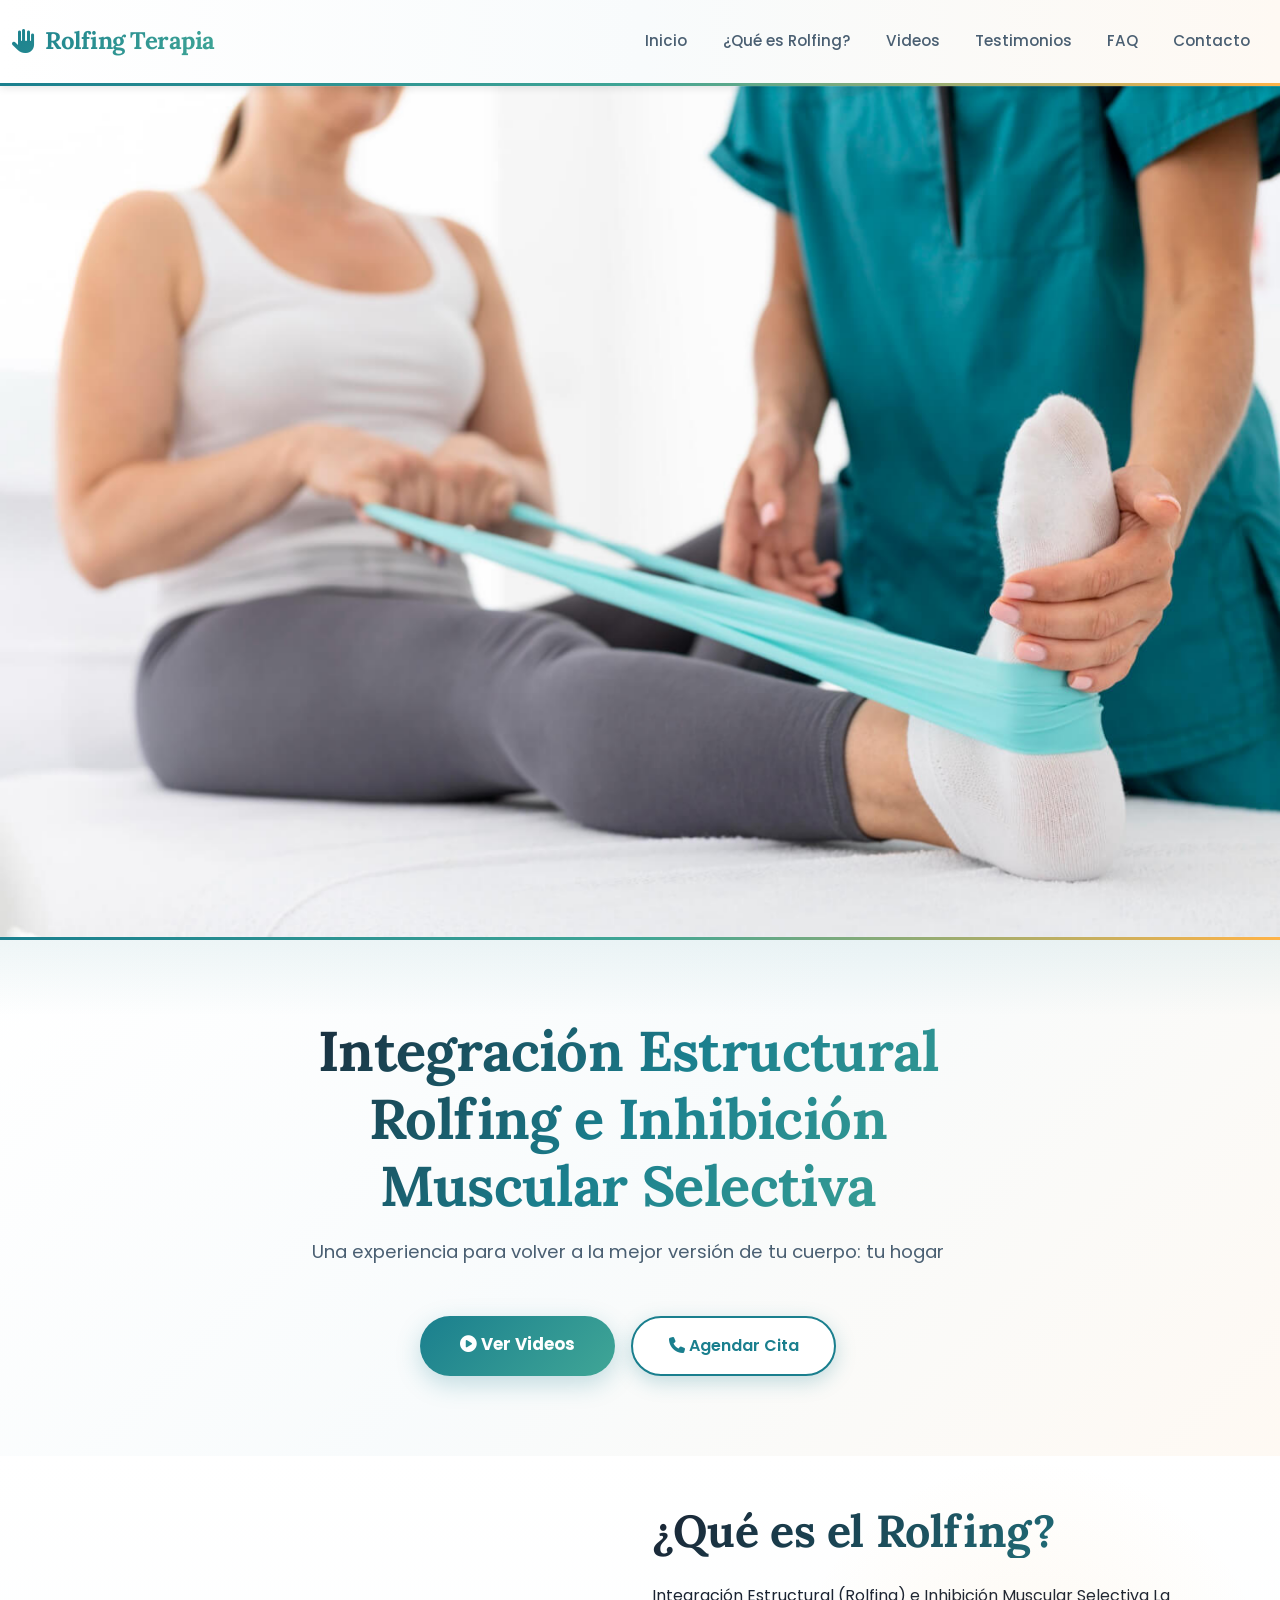
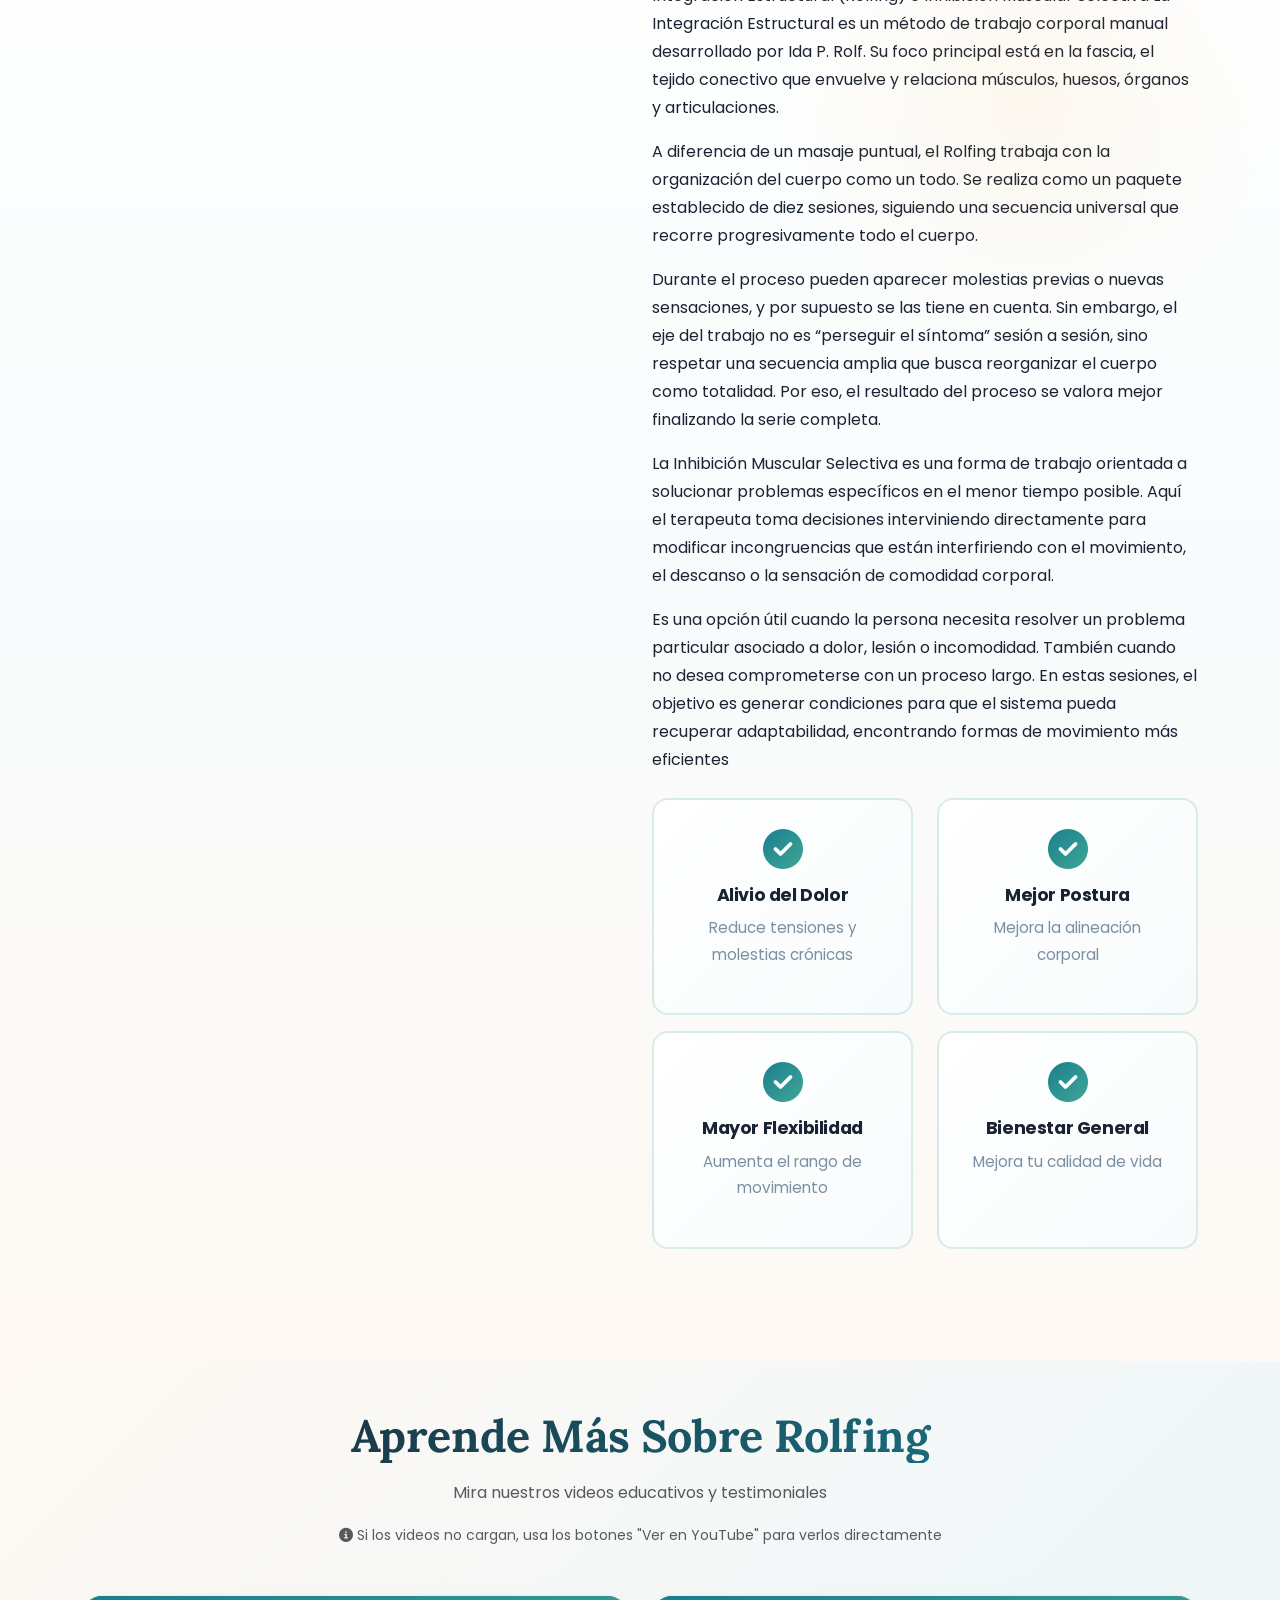
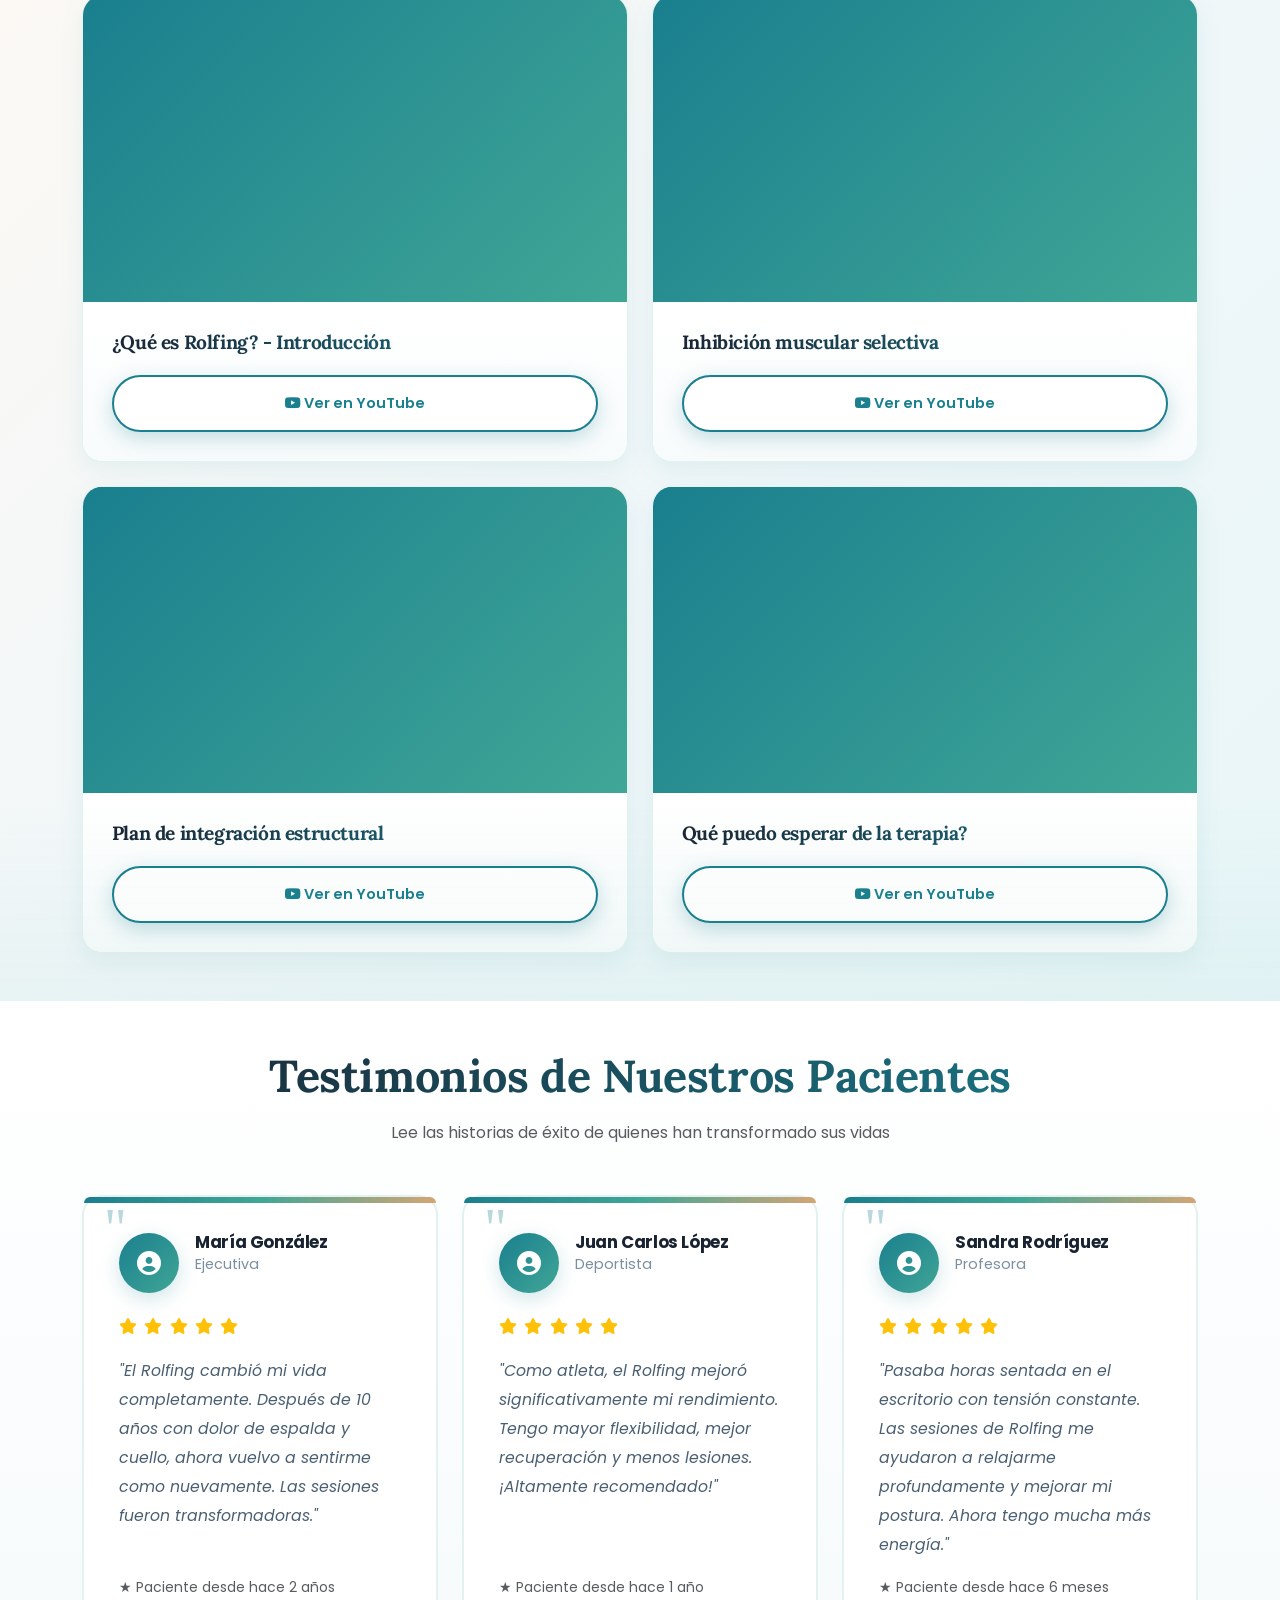
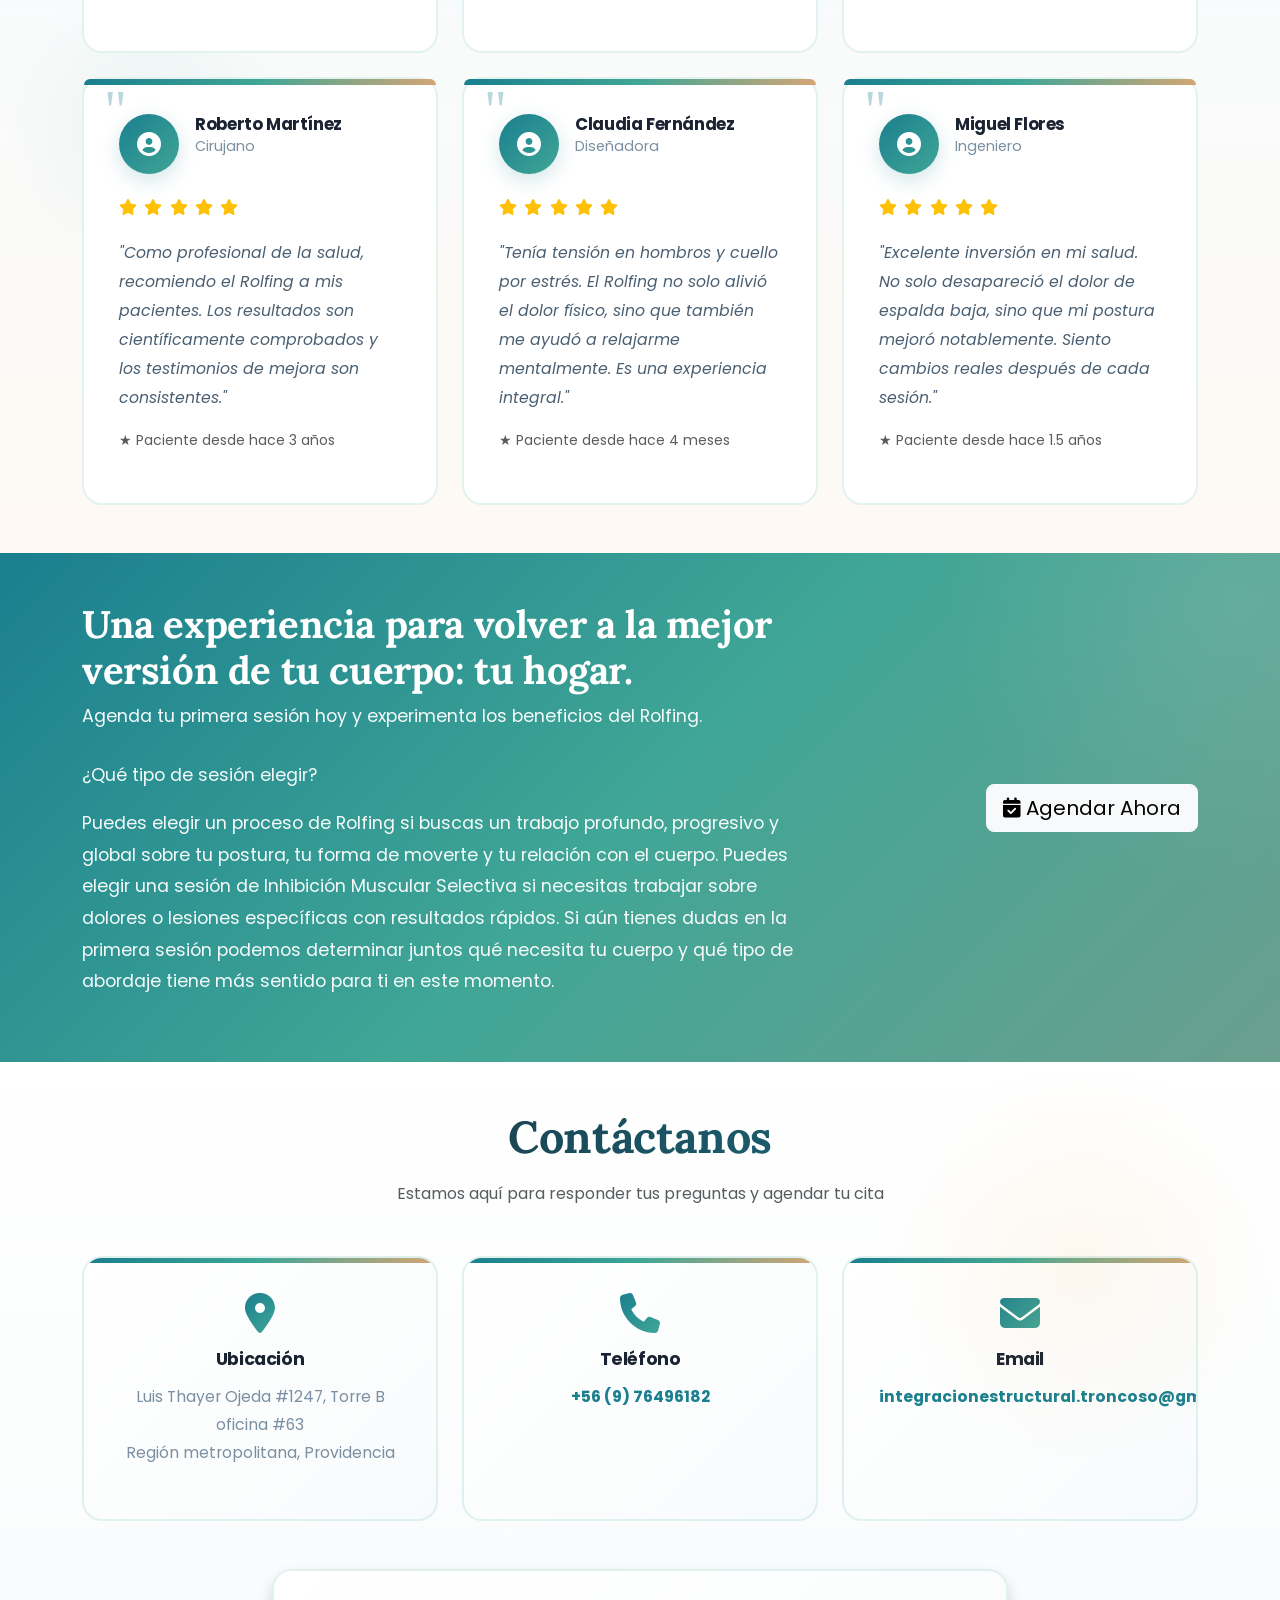
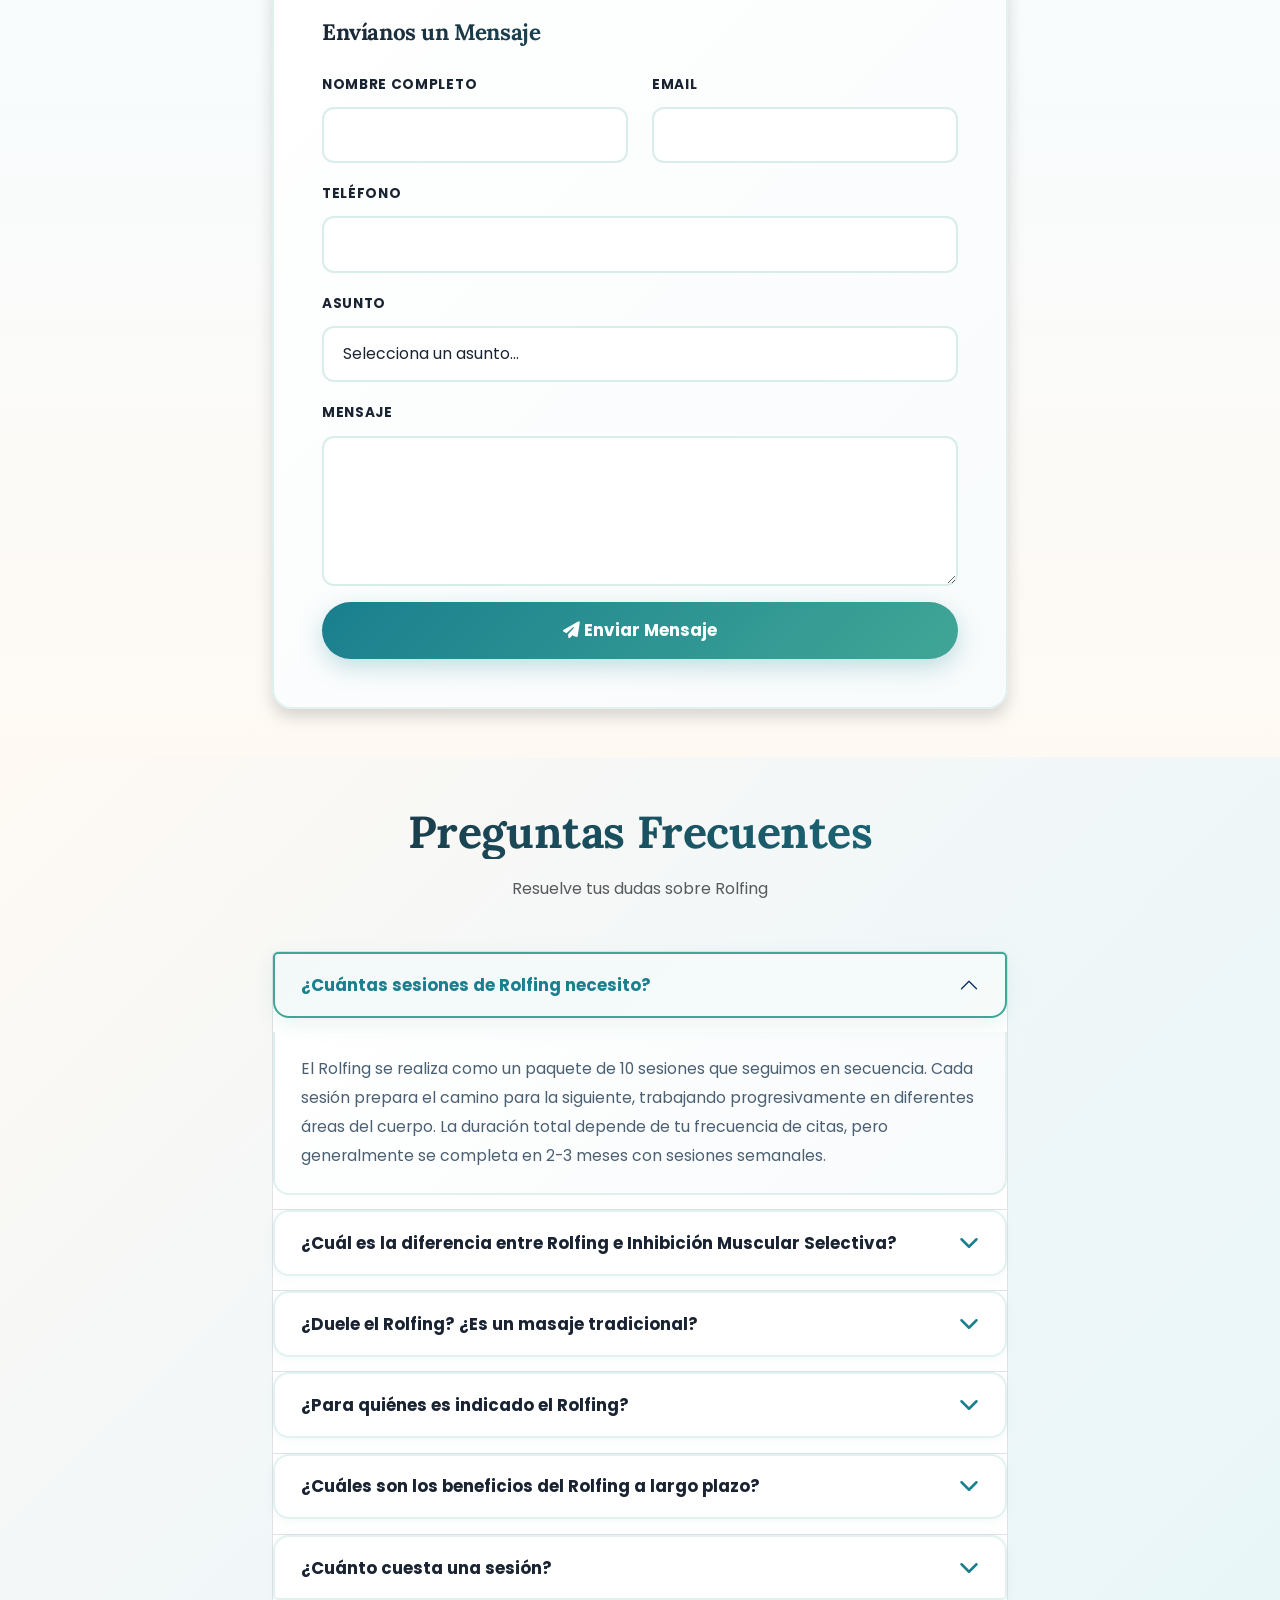
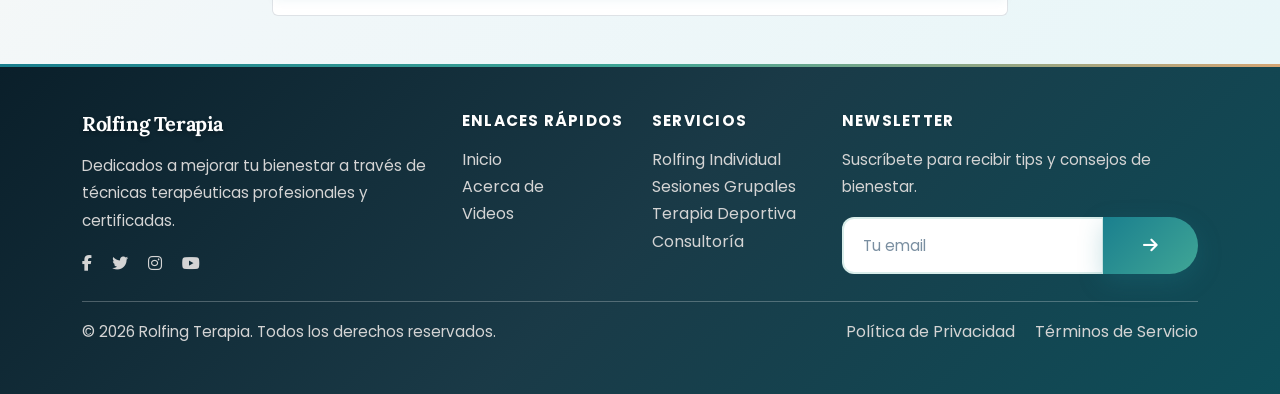
<file: src/main/webapp/index.html>
<!DOCTYPE html>
<html lang="es">
<head>
    <meta charset="UTF-8">
    <meta name="viewport" content="width=device-width, initial-scale=1.0">
    <title>Rolfing - Terapia Muscular Integral</title>
    
    <!-- Bootstrap 5 CSS -->
    <link href="https://cdn.jsdelivr.net/npm/bootstrap@5.3.0/dist/css/bootstrap.min.css" rel="stylesheet">
    <!-- Font Awesome para iconos -->
    <link rel="stylesheet" href="https://cdnjs.cloudflare.com/ajax/libs/font-awesome/6.4.0/css/all.min.css">
    <!-- Custom CSS -->
    <link rel="stylesheet" href="css/styles.css">
</head>
<body>
    <!-- Navbar -->
    <nav class="navbar navbar-expand-lg navbar-dark bg-dark sticky-top">
        <div class="container-fluid">
            <a class="navbar-brand" href="#inicio">
                <i class="fas fa-hand-paper"></i> Rolfing Terapia
            </a>
            <button class="navbar-toggler" type="button" data-bs-toggle="collapse" data-bs-target="#navbarNav">
                <span class="navbar-toggler-icon"></span>
            </button>
            <div class="collapse navbar-collapse" id="navbarNav">
                <ul class="navbar-nav ms-auto">
                    <li class="nav-item"><a class="nav-link" href="#inicio">Inicio</a></li>
                    <li class="nav-item"><a class="nav-link" href="#acerca">¿Qué es Rolfing?</a></li>
                    <li class="nav-item"><a class="nav-link" href="#videos">Videos</a></li>
<!--                    <li class="nav-item"><a class="nav-link" href="servicios.html">Servicios</a></li>-->
                    <li class="nav-item"><a class="nav-link" href="#testimonios">Testimonios</a></li>
                    <li class="nav-item"><a class="nav-link" href="#faq">FAQ</a></li>
                    <li class="nav-item"><a class="nav-link" href="#contacto">Contacto</a></li>
                </ul>
            </div>
        </div>
    </nav>

    <!-- Banner Principal con Dashboard -->
    <section id="inicio" class="dashboard-banner">
        <img src="img/dashboard.jpg" alt="Dashboard - Integración Estructural Rolfing" class="banner-image">
    </section>

    <!-- Hero Section - Contenido Integración Estructural -->
    <section class="hero-content">
        <div class="container">
            <div class="row w-100">
                <div class="col-lg-10 col-xl-8 mx-auto text-center">
                    <h1 class="hero-title mb-3">Integración Estructural <span style="color: #1a7f8e;">Rolfing</span> e Inhibición Muscular Selectiva</h1>
                    <p class="hero-subtitle mb-5">Una experiencia para volver a la mejor versión de tu cuerpo: tu hogar</p>
                    <div class="d-flex gap-3 justify-content-center flex-wrap">
                        <a href="#videos" class="btn btn-primary btn-lg">
                            <i class="fas fa-play-circle"></i> Ver Videos
                        </a>
                        <a href="#contacto" class="btn btn-outline-primary btn-lg">
                            <i class="fas fa-phone"></i> Agendar Cita
                        </a>
                    </div>
                </div>
            </div>
        </div>
    </section>

    <!-- Acerca de Rolfing -->
    <section id="acerca" class="py-5 bg-light">
        <div class="container">
            <div class="row align-items-center mb-5">
                <div class="col-lg-6 mb-4 mb-lg-0">
                    <div class="feature-image">
                        <i class="fas fa-body"></i>
                    </div>
                </div>
                <div class="col-lg-6">
                    <h2 class="h2 fw-bold mb-4 text-primary">¿Qué es el Rolfing?</h2>
                    <p class="mb-3">Integración Estructural (Rolfing) e Inhibición Muscular Selectiva
                        La Integración Estructural es un método de trabajo corporal manual desarrollado por Ida P. Rolf. Su foco principal está en la fascia, el tejido conectivo que envuelve y relaciona músculos, huesos, órganos y articulaciones. </p>
                    <p class="mb-3">A diferencia de un masaje puntual, el Rolfing trabaja con la organización del cuerpo como un todo. Se realiza como un paquete establecido de diez sesiones, siguiendo una secuencia universal que recorre progresivamente todo el cuerpo.</p>
                    <p class="mb-3">Durante el proceso pueden aparecer molestias previas o nuevas sensaciones, y por supuesto se las tiene en cuenta. Sin embargo, el eje del trabajo no es “perseguir el síntoma” sesión a sesión, sino respetar una secuencia amplia que busca reorganizar el cuerpo como totalidad. Por eso, el resultado del proceso se valora mejor finalizando la serie completa.</p>
                    <p class="mb-3">La Inhibición Muscular Selectiva es una forma de trabajo orientada a solucionar problemas específicos en el menor tiempo posible.  Aquí el terapeuta toma decisiones interviniendo directamente para modificar incongruencias que están interfiriendo con el movimiento, el descanso o la sensación de comodidad corporal.</p>
                    <p class="mb-3">Es una opción útil cuando la persona necesita resolver un problema particular asociado a dolor, lesión o incomodidad. También cuando no desea comprometerse con un proceso largo.
                        En estas sesiones, el objetivo es generar condiciones para que el sistema pueda recuperar adaptabilidad, encontrando formas de movimiento más eficientes</p>
                    
                    <div class="row mt-4">
                        <div class="col-sm-6 mb-3">
                            <div class="feature-box">
                                <i class="fas fa-check-circle text-success"></i>
                                <h5>Alivio del Dolor</h5>
                                <p>Reduce tensiones y molestias crónicas</p>
                            </div>
                        </div>
                        <div class="col-sm-6 mb-3">
                            <div class="feature-box">
                                <i class="fas fa-check-circle text-success"></i>
                                <h5>Mejor Postura</h5>
                                <p>Mejora la alineación corporal</p>
                            </div>
                        </div>
                        <div class="col-sm-6 mb-3">
                            <div class="feature-box">
                                <i class="fas fa-check-circle text-success"></i>
                                <h5>Mayor Flexibilidad</h5>
                                <p>Aumenta el rango de movimiento</p>
                            </div>
                        </div>
                        <div class="col-sm-6 mb-3">
                            <div class="feature-box">
                                <i class="fas fa-check-circle text-success"></i>
                                <h5>Bienestar General</h5>
                                <p>Mejora tu calidad de vida</p>
                            </div>
                        </div>
                    </div>
                </div>
            </div>
        </div>
    </section>

    <!-- Videos Section -->
    <section id="videos" class="py-5">
        <div class="container">
            <div class="text-center mb-5">
                <h2 class="h2 fw-bold mb-3 text-primary">Aprende Más Sobre Rolfing</h2>
                <p class="text-muted">Mira nuestros videos educativos y testimoniales</p>
                <p class="text-muted small"><i class="fas fa-info-circle"></i> Si los videos no cargan, usa los botones "Ver en YouTube" para verlos directamente</p>
            </div>

            <!-- Videos Grid -->
            <div class="row g-4">
                <!-- Video 1: ¿Qué es Rolfing? -->
                <div class="col-lg-6">
                    <div class="video-card">
                        <div class="video-container">
                            <iframe width="100%" height="400" src="https://www.youtube.com/embed/4h0-RhZ12AI?rel=0"
                                title="¿Qué es Rolfing? - Parte 1" frameborder="0" 
                                allow="accelerometer; autoplay; clipboard-write; encrypted-media; gyroscope; picture-in-picture; web-share" 
                                allowfullscreen></iframe>
                        </div>
                        <div class="card-body">
                            <h5 class="card-title">¿Qué es Rolfing? - Introducción</h5>
<!--                            <p class="card-text">Descubre los fundamentos del Rolfing y cómo esta terapia puede transformar tu cuerpo. Conoce la historia y los principios científicos detrás de esta técnica revolucionaria.</p>-->
<!--                            <div class="badge bg-primary">Educativo</div>-->
                            <a href="https://www.youtube.com/watch?v=4h0-RhZ12AI" target="_blank" class="btn btn-sm btn-outline-primary mt-2">
                                <i class="fab fa-youtube"></i> Ver en YouTube
                            </a>
                        </div>
                    </div>
                </div>

                <!-- Video 2: Técnicas de Rolfing -->
                <div class="col-lg-6">
                    <div class="video-card">
                        <div class="video-container">
                            <iframe width="100%" height="400" src="https://www.youtube.com/embed/ggFzJDgv7dA?rel=0"
                                title="¿Qué es Rolfing? - Parte 2" frameborder="0" 
                                allow="accelerometer; autoplay; clipboard-write; encrypted-media; gyroscope; picture-in-picture; web-share" 
                                allowfullscreen></iframe>
                        </div>
                        <div class="card-body">
                            <h5 class="card-title">Inhibición muscular selectiva
                            </h5>
<!--                            <p class="card-text">Explora las diferentes técnicas de manipulación y masaje utilizadas en Rolfing. Aprende cómo nuestros terapeutas trabajan con la fascia para restaurar el equilibrio corporal.</p>-->
<!--                            <div class="badge bg-primary">Educativo</div>-->
                            <a href="https://www.youtube.com/watch?v=ggFzJDgv7dA" target="_blank" class="btn btn-sm btn-outline-primary mt-2">
                                <i class="fab fa-youtube"></i> Ver en YouTube
                            </a>
                        </div>
                    </div>
                </div>

                <!-- Video 3: Testimonios -->
                <div class="col-lg-6">
                    <div class="video-card">
                        <div class="video-container">
                            <iframe width="100%" height="400" src="https://www.youtube.com/embed/7paArI8qNyw?rel=0"
                                title="Testimonio - Paciente 1" frameborder="0" 
                                allow="accelerometer; autoplay; clipboard-write; encrypted-media; gyroscope; picture-in-picture; web-share" 
                                allowfullscreen></iframe>
                        </div>
                        <div class="card-body">
                            <h5 class="card-title">
                                Plan de integración estructural
                            </h5>
<!--                            <p class="card-text">Escucha la historia de cómo el Rolfing cambió la vida de una paciente que sufría de dolor crónico de espalda. Sus resultados hablan por sí solos.</p>-->
<!--                            <div class="badge bg-success">Testimonio</div>-->
                            <a href="https://www.youtube.com/watch?v=7paArI8qNyw" target="_blank" class="btn btn-sm btn-outline-primary mt-2">
                                <i class="fab fa-youtube"></i> Ver en YouTube
                            </a>
                        </div>
                    </div>
                </div>

                <!-- Video 4: Más Testimonios -->
                <div class="col-lg-6">
                    <div class="video-card">
                        <div class="video-container">
                            <iframe width="100%" height="400" src="https://www.youtube.com/embed/YhY7R8mDEvk?rel=0"
                                title="Testimonio - Paciente 2" frameborder="0" 
                                allow="accelerometer; autoplay; clipboard-write; encrypted-media; gyroscope; picture-in-picture; web-share" 
                                allowfullscreen></iframe>
                        </div>
                        <div class="card-body">
                            <h5 class="card-title">Qué puedo esperar de la terapia?</h5>
<!--                            <p class="card-text">Un atleta nos comparte cómo el Rolfing mejoró su rendimiento y recuperación. Descubre cómo esta terapia beneficia a personas activas.</p>-->
<!--                            <div class="badge bg-success">Testimonio</div>-->
                            <a href="https://www.youtube.com/watch?v=YhY7R8mDEvk" target="_blank" class="btn btn-sm btn-outline-primary mt-2">
                                <i class="fab fa-youtube"></i> Ver en YouTube
                            </a>
                        </div>
                    </div>
                </div>
            </div>
        </div>
    </section>

    <!-- Testimonios Section -->
    <section id="testimonios" class="py-5 bg-light">
        <div class="container">
            <div class="text-center mb-5">
                <h2 class="h2 fw-bold mb-3 text-primary">Testimonios de Nuestros Pacientes</h2>
                <p class="text-muted">Lee las historias de éxito de quienes han transformado sus vidas</p>
            </div>

            <div class="row g-4">
                <!-- Testimonio 1 -->
                <div class="col-lg-4">
                    <div class="testimonial-card">
                        <div class="testimonial-header">
                            <div class="avatar">
                                <i class="fas fa-user-circle"></i>
                            </div>
                            <div>
                                <h5>María González</h5>
                                <p class="text-muted">Ejecutiva</p>
                            </div>
                        </div>
                        <div class="stars mb-3">
                            <i class="fas fa-star text-warning"></i>
                            <i class="fas fa-star text-warning"></i>
                            <i class="fas fa-star text-warning"></i>
                            <i class="fas fa-star text-warning"></i>
                            <i class="fas fa-star text-warning"></i>
                        </div>
                        <p class="testimonial-text">"El Rolfing cambió mi vida completamente. Después de 10 años con dolor de espalda y cuello, ahora vuelvo a sentirme como nuevamente. Las sesiones fueron transformadoras."</p>
                        <p class="text-muted small">★ Paciente desde hace 2 años</p>
                    </div>
                </div>

                <!-- Testimonio 2 -->
                <div class="col-lg-4">
                    <div class="testimonial-card">
                        <div class="testimonial-header">
                            <div class="avatar">
                                <i class="fas fa-user-circle"></i>
                            </div>
                            <div>
                                <h5>Juan Carlos López</h5>
                                <p class="text-muted">Deportista</p>
                            </div>
                        </div>
                        <div class="stars mb-3">
                            <i class="fas fa-star text-warning"></i>
                            <i class="fas fa-star text-warning"></i>
                            <i class="fas fa-star text-warning"></i>
                            <i class="fas fa-star text-warning"></i>
                            <i class="fas fa-star text-warning"></i>
                        </div>
                        <p class="testimonial-text">"Como atleta, el Rolfing mejoró significativamente mi rendimiento. Tengo mayor flexibilidad, mejor recuperación y menos lesiones. ¡Altamente recomendado!"</p>
                        <p class="text-muted small">★ Paciente desde hace 1 año</p>
                    </div>
                </div>

                <!-- Testimonio 3 -->
                <div class="col-lg-4">
                    <div class="testimonial-card">
                        <div class="testimonial-header">
                            <div class="avatar">
                                <i class="fas fa-user-circle"></i>
                            </div>
                            <div>
                                <h5>Sandra Rodríguez</h5>
                                <p class="text-muted">Profesora</p>
                            </div>
                        </div>
                        <div class="stars mb-3">
                            <i class="fas fa-star text-warning"></i>
                            <i class="fas fa-star text-warning"></i>
                            <i class="fas fa-star text-warning"></i>
                            <i class="fas fa-star text-warning"></i>
                            <i class="fas fa-star text-warning"></i>
                        </div>
                        <p class="testimonial-text">"Pasaba horas sentada en el escritorio con tensión constante. Las sesiones de Rolfing me ayudaron a relajarme profundamente y mejorar mi postura. Ahora tengo mucha más energía."</p>
                        <p class="text-muted small">★ Paciente desde hace 6 meses</p>
                    </div>
                </div>

                <!-- Testimonio 4 -->
                <div class="col-lg-4">
                    <div class="testimonial-card">
                        <div class="testimonial-header">
                            <div class="avatar">
                                <i class="fas fa-user-circle"></i>
                            </div>
                            <div>
                                <h5>Roberto Martínez</h5>
                                <p class="text-muted">Cirujano</p>
                            </div>
                        </div>
                        <div class="stars mb-3">
                            <i class="fas fa-star text-warning"></i>
                            <i class="fas fa-star text-warning"></i>
                            <i class="fas fa-star text-warning"></i>
                            <i class="fas fa-star text-warning"></i>
                            <i class="fas fa-star text-warning"></i>
                        </div>
                        <p class="testimonial-text">"Como profesional de la salud, recomiendo el Rolfing a mis pacientes. Los resultados son científicamente comprobados y los testimonios de mejora son consistentes."</p>
                        <p class="text-muted small">★ Paciente desde hace 3 años</p>
                    </div>
                </div>

                <!-- Testimonio 5 -->
                <div class="col-lg-4">
                    <div class="testimonial-card">
                        <div class="testimonial-header">
                            <div class="avatar">
                                <i class="fas fa-user-circle"></i>
                            </div>
                            <div>
                                <h5>Claudia Fernández</h5>
                                <p class="text-muted">Diseñadora</p>
                            </div>
                        </div>
                        <div class="stars mb-3">
                            <i class="fas fa-star text-warning"></i>
                            <i class="fas fa-star text-warning"></i>
                            <i class="fas fa-star text-warning"></i>
                            <i class="fas fa-star text-warning"></i>
                            <i class="fas fa-star text-warning"></i>
                        </div>
                        <p class="testimonial-text">"Tenía tensión en hombros y cuello por estrés. El Rolfing no solo alivió el dolor físico, sino que también me ayudó a relajarme mentalmente. Es una experiencia integral."</p>
                        <p class="text-muted small">★ Paciente desde hace 4 meses</p>
                    </div>
                </div>

                <!-- Testimonio 6 -->
                <div class="col-lg-4">
                    <div class="testimonial-card">
                        <div class="testimonial-header">
                            <div class="avatar">
                                <i class="fas fa-user-circle"></i>
                            </div>
                            <div>
                                <h5>Miguel Flores</h5>
                                <p class="text-muted">Ingeniero</p>
                            </div>
                        </div>
                        <div class="stars mb-3">
                            <i class="fas fa-star text-warning"></i>
                            <i class="fas fa-star text-warning"></i>
                            <i class="fas fa-star text-warning"></i>
                            <i class="fas fa-star text-warning"></i>
                            <i class="fas fa-star text-warning"></i>
                        </div>
                        <p class="testimonial-text">"Excelente inversión en mi salud. No solo desapareció el dolor de espalda baja, sino que mi postura mejoró notablemente. Siento cambios reales después de cada sesión."</p>
                        <p class="text-muted small">★ Paciente desde hace 1.5 años</p>
                    </div>
                </div>
            </div>
        </div>
    </section>

    <!-- CTA Section -->
    <section class="py-5 bg-primary text-white">
        <div class="container">
            <div class="row align-items-center">
                <div class="col-lg-8">
                    <h3 class="h3 fw-bold mb-2">Una experiencia para volver a la mejor versión de tu cuerpo: tu hogar.</h3>
                    <p class="mb-0">Agenda tu primera sesión hoy y experimenta los beneficios del Rolfing.</p>
                    <br/>
                    <p class="mb-3">¿Qué tipo de sesión elegir?</p>
                    <p class="mb-3">Puedes elegir un proceso de Rolfing si buscas un trabajo profundo, progresivo y global sobre tu postura, tu forma de moverte y tu relación con el cuerpo.
                        Puedes elegir una sesión de Inhibición Muscular Selectiva si necesitas trabajar sobre dolores o lesiones específicas con resultados rápidos.
                        Si aún tienes dudas en la primera sesión podemos determinar juntos qué necesita tu cuerpo y qué tipo de abordaje tiene más sentido para ti en este momento.</p>
                </div>
                <div class="col-lg-4 text-lg-end mt-3 mt-lg-0">
                    <a href="#contacto" class="btn btn-light btn-lg">
                        <i class="fas fa-calendar-check"></i> Agendar Ahora
                    </a>
                </div>
            </div>
        </div>
    </section>

    <!-- Contact Section -->
    <section id="contacto" class="py-5 bg-light">
        <div class="container">
            <div class="text-center mb-5">
                <h2 class="h2 fw-bold mb-3 text-primary">Contáctanos</h2>
                <p class="text-muted">Estamos aquí para responder tus preguntas y agendar tu cita</p>
            </div>

            <div class="row g-4">
                <!-- Contact Info Cards -->
                <div class="col-lg-4">
                    <div class="contact-card">
                        <i class="fas fa-map-marker-alt"></i>
                        <h5>Ubicación</h5>
                        <p>Luis Thayer Ojeda #1247, Torre B oficina #63<br>Región metropolitana, Providencia<br></p>
                    </div>
                </div>

                <div class="col-lg-4">
                    <div class="contact-card">
                        <i class="fas fa-phone"></i>
                        <h5>Teléfono</h5>
                        <p><a href="tel:+1234567890">+56 (9) 76496182</a><br>
                        </p>
                    </div>
                </div>

                <div class="col-lg-4">
                    <div class="contact-card">
                        <i class="fas fa-envelope"></i>
                        <h5>Email</h5>
                        <p><a href="mailto:info@rolfing.com">integracionestructural.troncoso@gmail.com</a><br>
                        </p>
                    </div>
                </div>
            </div>

            <!-- Contact Form -->
            <div class="row mt-5">
                <div class="col-lg-8 mx-auto">
                    <div class="card shadow">
                        <div class="card-body p-5">
                            <h4 class="card-title mb-4">Envíanos un Mensaje</h4>
                            <form id="contactForm">
                                <div class="row mb-3">
                                    <div class="col-md-6">
                                        <label for="nombre" class="form-label">Nombre Completo</label>
                                        <input type="text" class="form-control" id="nombre" name="nombre" required>
                                    </div>
                                    <div class="col-md-6">
                                        <label for="email" class="form-label">Email</label>
                                        <input type="email" class="form-control" id="email" name="email" required>
                                    </div>
                                </div>
                                <div class="mb-3">
                                    <label for="telefono" class="form-label">Teléfono</label>
                                    <input type="tel" class="form-control" id="telefono" name="telefono">
                                </div>
                                <div class="mb-3">
                                    <label for="asunto" class="form-label">Asunto</label>
                                    <select class="form-select" id="asunto" name="asunto" required>
                                        <option value="">Selecciona un asunto...</option>
                                        <option value="consulta">Consulta General</option>
                                        <option value="cita">Agendar Cita</option>
                                        <option value="precio">Información de Precios</option>
                                        <option value="otro">Otro</option>
                                    </select>
                                </div>
                                <div class="mb-3">
                                    <label for="mensaje" class="form-label">Mensaje</label>
                                    <textarea class="form-control" id="mensaje" name="mensaje" rows="5" required></textarea>
                                </div>
                                <button type="button" class="btn btn-primary btn-lg w-100" id="contactSubmitBtn">
                                    <i class="fas fa-paper-plane"></i> Enviar Mensaje
                                </button>
                            </form>
                        </div>
                    </div>
                </div>
            </div>
        </div>
    </section>

    <!-- FAQ Section -->
    <section id="faq" class="py-5">
        <div class="container">
            <div class="text-center mb-5">
                <h2 class="h2 fw-bold mb-3 text-primary">Preguntas Frecuentes</h2>
                <p class="text-muted">Resuelve tus dudas sobre Rolfing</p>
            </div>

            <div class="row">
                <div class="col-lg-8 mx-auto">
                    <div class="accordion" id="faqAccordion">
                        <!-- FAQ 1 -->
                        <div class="accordion-item">
                            <h2 class="accordion-header">
                                <button class="accordion-button" type="button" data-bs-toggle="collapse" data-bs-target="#faq1" aria-expanded="true" aria-controls="faq1">
                                    ¿Cuántas sesiones de Rolfing necesito?
                                </button>
                            </h2>
                            <div id="faq1" class="accordion-collapse collapse show" data-bs-parent="#faqAccordion">
                                <div class="accordion-body">
                                    El Rolfing se realiza como un paquete de 10 sesiones que seguimos en secuencia. Cada sesión prepara el camino para la siguiente, trabajando progresivamente en diferentes áreas del cuerpo. La duración total depende de tu frecuencia de citas, pero generalmente se completa en 2-3 meses con sesiones semanales.
                                </div>
                            </div>
                        </div>

                        <!-- FAQ 2 -->
                        <div class="accordion-item">
                            <h2 class="accordion-header">
                                <button class="accordion-button collapsed" type="button" data-bs-toggle="collapse" data-bs-target="#faq2" aria-expanded="false" aria-controls="faq2">
                                    ¿Cuál es la diferencia entre Rolfing e Inhibición Muscular Selectiva?
                                </button>
                            </h2>
                            <div id="faq2" class="accordion-collapse collapse" data-bs-parent="#faqAccordion">
                                <div class="accordion-body">
                                    El Rolfing es un proceso completo de 10 sesiones que reorganiza tu cuerpo de forma global, mejorando tu postura y movimiento en general. La Inhibición Muscular Selectiva es un tratamiento más directo y rápido, enfocado en problemas específicos como dolor localizado o lesiones. Elige Rolfing si quieres un trabajo profundo y global, e Inhibición Muscular si necesitas resolver algo específico rápidamente.
                                </div>
                            </div>
                        </div>

                        <!-- FAQ 3 -->
                        <div class="accordion-item">
                            <h2 class="accordion-header">
                                <button class="accordion-button collapsed" type="button" data-bs-toggle="collapse" data-bs-target="#faq3" aria-expanded="false" aria-controls="faq3">
                                    ¿Duele el Rolfing? ¿Es un masaje tradicional?
                                </button>
                            </h2>
                            <div id="faq3" class="accordion-collapse collapse" data-bs-parent="#faqAccordion">
                                <div class="accordion-body">
                                    El Rolfing no es un masaje tradicional, sino un trabajo profundo con la fascia. Puede haber cierta incomodidad durante las sesiones, especialmente si tienes mucha tensión acumulada. Sin embargo, el objetivo no es causar dolor, sino crear cambios estructurales. Comunicamos constantemente durante la sesión para asegurar tu comodidad.
                                </div>
                            </div>
                        </div>

                        <!-- FAQ 4 -->
                        <div class="accordion-item">
                            <h2 class="accordion-header">
                                <button class="accordion-button collapsed" type="button" data-bs-toggle="collapse" data-bs-target="#faq4" aria-expanded="false" aria-controls="faq4">
                                    ¿Para quiénes es indicado el Rolfing?
                                </button>
                            </h2>
                            <div id="faq4" class="accordion-collapse collapse" data-bs-parent="#faqAccordion">
                                <div class="accordion-body">
                                    El Rolfing es beneficioso para personas que sufren de dolor crónico, problemas de postura, atletas que desean mejorar su rendimiento, personas con lesiones, o simplemente aquellas que buscan mejorar su relación con su cuerpo. Generalmente es seguro para la mayoría de las personas, pero consultamos sobre tu historial médico antes de comenzar.
                                </div>
                            </div>
                        </div>

                        <!-- FAQ 5 -->
                        <div class="accordion-item">
                            <h2 class="accordion-header">
                                <button class="accordion-button collapsed" type="button" data-bs-toggle="collapse" data-bs-target="#faq5" aria-expanded="false" aria-controls="faq5">
                                    ¿Cuáles son los beneficios del Rolfing a largo plazo?
                                </button>
                            </h2>
                            <div id="faq5" class="accordion-collapse collapse" data-bs-parent="#faqAccordion">
                                <div class="accordion-body">
                                    Los beneficios incluyen mejor postura, mayor flexibilidad, reducción del dolor crónico, mejor movimiento y recuperación, mayor energía y una mejor relación general con tu cuerpo. Muchas personas reportan cambios que persisten años después de completar el proceso, ya que hemos reorganizado estructuralmente tu cuerpo.
                                </div>
                            </div>
                        </div>

                        <!-- FAQ 6 -->
                        <div class="accordion-item">
                            <h2 class="accordion-header">
                                <button class="accordion-button collapsed" type="button" data-bs-toggle="collapse" data-bs-target="#faq6" aria-expanded="false" aria-controls="faq6">
                                    ¿Cuánto cuesta una sesión?
                                </button>
                            </h2>
                            <div id="faq6" class="accordion-collapse collapse" data-bs-parent="#faqAccordion">
                                <div class="accordion-body">
                                    Los precios varían según el tipo de sesión. Te recomendamos contactarnos directamente para obtener información actualizada sobre nuestros paquetes de Rolfing completo e Inhibición Muscular Selectiva. Frecuentemente ofrecemos promociones y opciones de pago flexible.
                                </div>
                            </div>
                        </div>
                    </div>
                </div>
            </div>
        </div>
    </section>

    <!-- Footer -->
    <footer class="bg-dark text-white py-5">
        <div class="container">
            <div class="row mb-4">
                <div class="col-lg-4 mb-4 mb-lg-0">
                    <h5>Rolfing Terapia</h5>
                    <p class="text-muted">Dedicados a mejorar tu bienestar a través de técnicas terapéuticas profesionales y certificadas.</p>
                    <div class="social-links">
                        <a href="#" class="text-muted me-3"><i class="fab fa-facebook-f"></i></a>
                        <a href="#" class="text-muted me-3"><i class="fab fa-twitter"></i></a>
                        <a href="#" class="text-muted me-3"><i class="fab fa-instagram"></i></a>
                        <a href="#" class="text-muted"><i class="fab fa-youtube"></i></a>
                    </div>
                </div>
                <div class="col-lg-2 mb-4 mb-lg-0">
                    <h6>Enlaces Rápidos</h6>
                    <ul class="list-unstyled">
                        <li><a href="#inicio" class="text-muted text-decoration-none">Inicio</a></li>
                        <li><a href="#acerca" class="text-muted text-decoration-none">Acerca de</a></li>
                        <li><a href="#videos" class="text-muted text-decoration-none">Videos</a></li>
<!--                        <li><a href="servicios.html" class="text-muted text-decoration-none">Servicios</a></li>-->
                    </ul>
                </div>
                <div class="col-lg-2 mb-4 mb-lg-0">
                    <h6>Servicios</h6>
                    <ul class="list-unstyled">
                        <li><a href="#" class="text-muted text-decoration-none">Rolfing Individual</a></li>
                        <li><a href="#" class="text-muted text-decoration-none">Sesiones Grupales</a></li>
                        <li><a href="#" class="text-muted text-decoration-none">Terapia Deportiva</a></li>
                        <li><a href="#" class="text-muted text-decoration-none">Consultoría</a></li>
                    </ul>
                </div>
                <div class="col-lg-4">
                    <h6>Newsletter</h6>
                    <p class="text-muted">Suscríbete para recibir tips y consejos de bienestar.</p>
                    <form class="input-group">
                        <input type="email" class="form-control" placeholder="Tu email" required>
                        <button class="btn btn-primary" type="submit">
                            <i class="fas fa-arrow-right"></i>
                        </button>
                    </form>
                </div>
            </div>
            <hr class="bg-secondary">
            <div class="row">
                <div class="col-md-6">
                    <p class="text-muted mb-0">&copy; 2026 Rolfing Terapia. Todos los derechos reservados.</p>
                </div>
                <div class="col-md-6 text-md-end">
                    <a href="#" class="text-muted text-decoration-none me-3">Política de Privacidad</a>
                    <a href="#" class="text-muted text-decoration-none">Términos de Servicio</a>
                </div>
            </div>
        </div>
    </footer>

    <!-- Bootstrap JS -->
    <script src="https://cdn.jsdelivr.net/npm/bootstrap@5.3.0/dist/js/bootstrap.bundle.min.js"></script>
    <!-- Navbar Scroll Effect -->
    <script>
        window.addEventListener('scroll', function() {
            const navbar = document.querySelector('.navbar');
            if (window.scrollY > 50) {
                navbar.classList.add('scrolled');
            } else {
                navbar.classList.remove('scrolled');
            }
        });
    </script>
    <!-- YouTube Video Loader Script -->
    <script>
        document.addEventListener('DOMContentLoaded', function() {
            // Mejorar carga de iframes de YouTube
            const iframes = document.querySelectorAll('iframe[src*="youtube.com"]');
            console.log('📹 Detectados ' + iframes.length + ' iframes de YouTube');
            
            iframes.forEach((iframe, index) => {
                iframe.onload = function() {
                    console.log('✅ Video ' + (index + 1) + ' cargado correctamente');
                };
                
                iframe.onerror = function() {
                    console.warn('⚠️ Video ' + (index + 1) + ' no pudo cargar desde el embed');
                };
            });
        });
    </script>
    <!-- Manejador de Formulario de Contacto (Inline) -->
    <script>
        document.addEventListener('DOMContentLoaded', function() {
            console.log('🚀 DOMContentLoaded - Inicializando formulario de contacto');
            
            const contactForm = document.getElementById('contactForm');
            const submitBtn = document.getElementById('contactSubmitBtn');
            
            if (!contactForm || !submitBtn) {
                console.error('❌ Formulario o botón no encontrado');
                return;
            }
            
            console.log('✅ Formulario y botón encontrados');
            
            // Manejador del botón (no submit)
            submitBtn.addEventListener('click', function(e) {
                console.log('🖱️ Click en botón detectado');
                e.preventDefault();
                e.stopPropagation();
                
                // Obtener valores
                const nombre = document.getElementById('nombre').value.trim();
                const email = document.getElementById('email').value.trim();
                const telefono = document.getElementById('telefono').value.trim();
                const asunto = document.getElementById('asunto').value.trim();
                const mensaje = document.getElementById('mensaje').value.trim();
                
                console.log('📋 Datos:', {nombre, email, asunto});
                
                // Validar
                if (!nombre || !email || !mensaje) {
                    alert('Por favor completa: Nombre, Email y Mensaje');
                    return;
                }
                
                // Validar email simple
                if (!email.includes('@')) {
                    alert('Email inválido');
                    return;
                }
                
                // Desactivar botón
                submitBtn.disabled = true;
                const originalText = submitBtn.innerHTML;
                submitBtn.innerHTML = '<i class="fas fa-spinner fa-spin"></i> Enviando...';
                
                // Preparar datos como URL-encoded (application/x-www-form-urlencoded)
                const params = new URLSearchParams();
                params.append('nombre', nombre);
                params.append('email', email);
                params.append('telefono', telefono);
                params.append('asunto', asunto);
                params.append('mensaje', mensaje);
                
                // URL del API (ahora en raíz /)
                const apiUrl = '/api/contact';
                console.log('📤 POST a:', apiUrl);
                
                // Enviar
                fetch(apiUrl, {
                    method: 'POST',
                    headers: {
                        'Content-Type': 'application/x-www-form-urlencoded'
                    },
                    body: params.toString()
                })
                .then(response => {
                    console.log('📥 Status:', response.status);
                    if (!response.ok) {
                        throw new Error('HTTP ' + response.status);
                    }
                    return response.json();
                })
                .then(data => {
                    console.log('✅ Respuesta:', data);
                    submitBtn.disabled = false;
                    submitBtn.innerHTML = originalText;
                    
                    if (data.success) {
                        alert('✅ ¡Mensaje enviado exitosamente!\nNos pondremos en contacto pronto.');
                        contactForm.reset();
                    } else {
                        alert('❌ Error: ' + (data.message || 'Desconocido'));
                    }
                })
                .catch(error => {
                    console.error('❌ Error:', error);
                    submitBtn.disabled = false;
                    submitBtn.innerHTML = originalText;
                    alert('❌ Error de conexión:\n' + error.message);
                });
            });
            
            // Prevenir submit del formulario
            contactForm.addEventListener('submit', function(e) {
                console.log('⚠️ Submit del formulario prevenido');
                e.preventDefault();
                e.stopPropagation();
                return false;
            });
        });
    </script>
    <!-- Custom JS para otras funcionalidades -->
    <script src="js/script.js"></script>
</body>
</html>
</file>
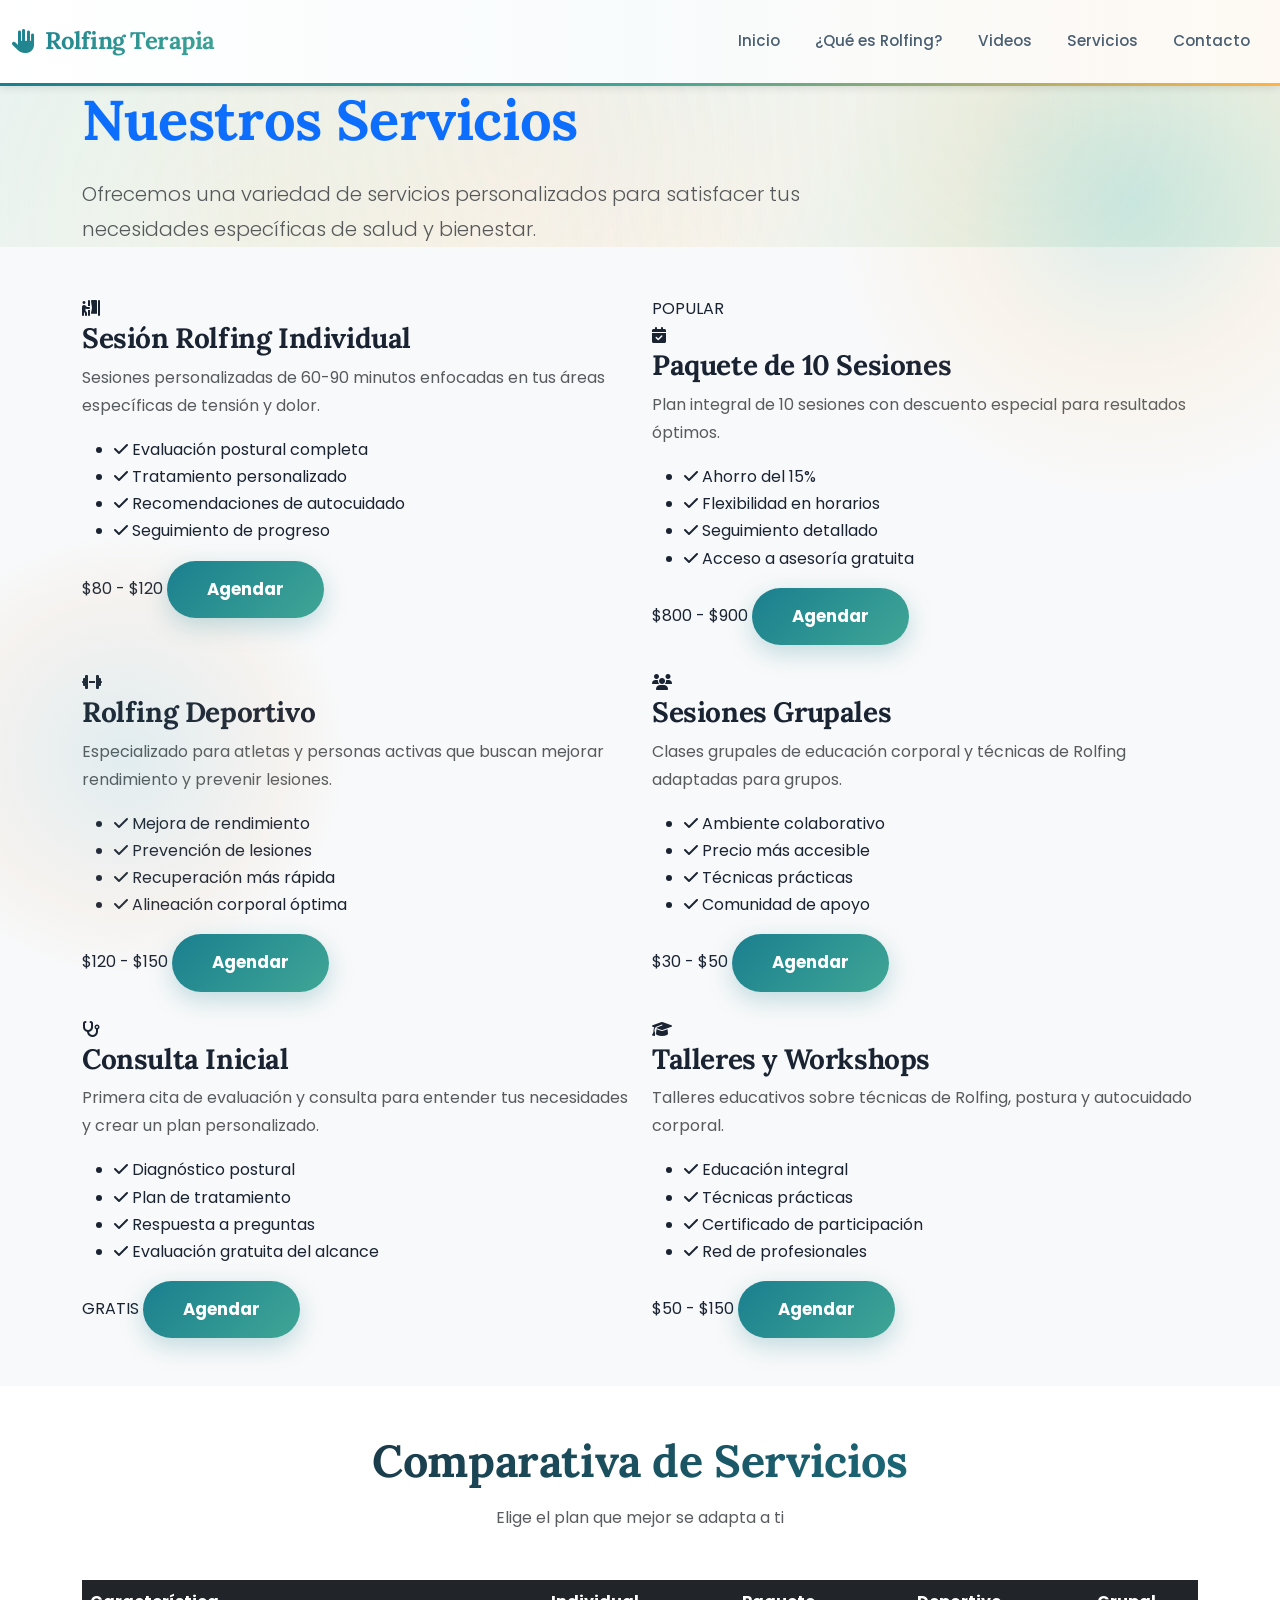
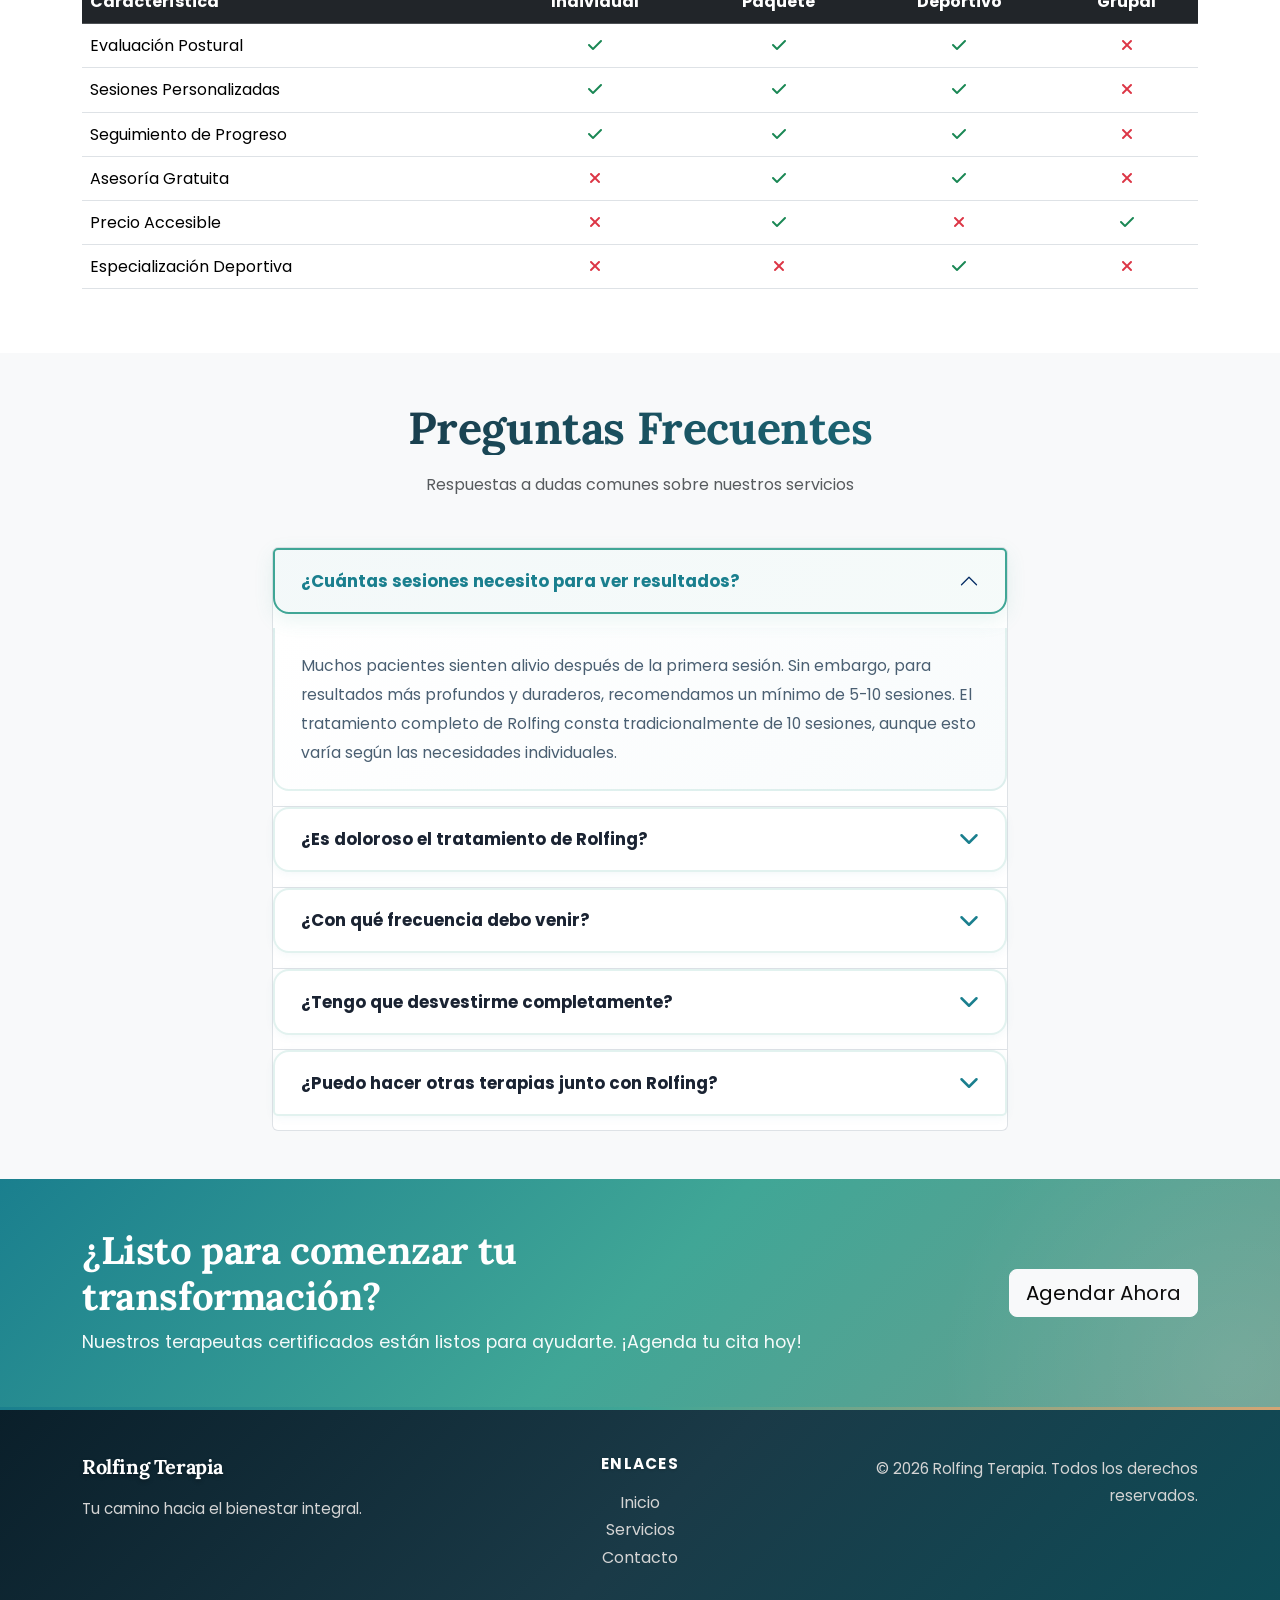
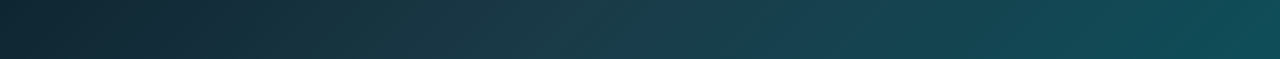
<file: src/main/webapp/servicios.html>
<!DOCTYPE html>
<html lang="es">
<head>
    <meta charset="UTF-8">
    <meta name="viewport" content="width=device-width, initial-scale=1.0">
    <title>Servicios - Rolfing Terapia</title>
    
    <link href="https://cdn.jsdelivr.net/npm/bootstrap@5.3.0/dist/css/bootstrap.min.css" rel="stylesheet">
    <link rel="stylesheet" href="https://cdnjs.cloudflare.com/ajax/libs/font-awesome/6.4.0/css/all.min.css">
    <link rel="stylesheet" href="css/styles.css">
</head>
<body>
    <!-- Navbar -->
    <nav class="navbar navbar-expand-lg navbar-dark bg-dark sticky-top">
        <div class="container-fluid">
            <a class="navbar-brand" href="index.html">
                <i class="fas fa-hand-paper"></i> Rolfing Terapia
            </a>
            <button class="navbar-toggler" type="button" data-bs-toggle="collapse" data-bs-target="#navbarNav">
                <span class="navbar-toggler-icon"></span>
            </button>
            <div class="collapse navbar-collapse" id="navbarNav">
                <ul class="navbar-nav ms-auto">
                    <li class="nav-item"><a class="nav-link" href="index.html">Inicio</a></li>
                    <li class="nav-item"><a class="nav-link" href="index.html#acerca">¿Qué es Rolfing?</a></li>
                    <li class="nav-item"><a class="nav-link" href="index.html#videos">Videos</a></li>
                    <li class="nav-item"><a class="nav-link" href="servicios.html">Servicios</a></li>
                    <li class="nav-item"><a class="nav-link" href="index.html#contacto">Contacto</a></li>
                </ul>
            </div>
        </div>
    </nav>

    <!-- Hero Section -->
    <section class="hero-section">
        <div class="container">
            <div class="row align-items-center">
                <div class="col-lg-8">
                    <h1 class="display-4 fw-bold text-primary mb-4">Nuestros Servicios</h1>
                    <p class="lead text-muted mb-0">Ofrecemos una variedad de servicios personalizados para satisfacer tus necesidades específicas de salud y bienestar.</p>
                </div>
            </div>
        </div>
    </section>

    <!-- Services Grid -->
    <section class="py-5 bg-light">
        <div class="container">
            <div class="row g-4">
                <!-- Servicio 1: Sesión Individual -->
                <div class="col-lg-6">
                    <div class="service-card">
                        <div class="service-icon">
                            <i class="fas fa-person-booth"></i>
                        </div>
                        <h3>Sesión Rolfing Individual</h3>
                        <p class="text-muted">Sesiones personalizadas de 60-90 minutos enfocadas en tus áreas específicas de tensión y dolor.</p>
                        <ul class="benefits-list">
                            <li><i class="fas fa-check"></i> Evaluación postural completa</li>
                            <li><i class="fas fa-check"></i> Tratamiento personalizado</li>
                            <li><i class="fas fa-check"></i> Recomendaciones de autocuidado</li>
                            <li><i class="fas fa-check"></i> Seguimiento de progreso</li>
                        </ul>
                        <div class="service-footer">
                            <span class="price">$80 - $120</span>
                            <a href="index.html#contacto" class="btn btn-primary">Agendar</a>
                        </div>
                    </div>
                </div>

                <!-- Servicio 2: Paquete de 10 Sesiones -->
                <div class="col-lg-6">
                    <div class="service-card featured">
                        <div class="badge-featured">POPULAR</div>
                        <div class="service-icon">
                            <i class="fas fa-calendar-check"></i>
                        </div>
                        <h3>Paquete de 10 Sesiones</h3>
                        <p class="text-muted">Plan integral de 10 sesiones con descuento especial para resultados óptimos.</p>
                        <ul class="benefits-list">
                            <li><i class="fas fa-check"></i> Ahorro del 15%</li>
                            <li><i class="fas fa-check"></i> Flexibilidad en horarios</li>
                            <li><i class="fas fa-check"></i> Seguimiento detallado</li>
                            <li><i class="fas fa-check"></i> Acceso a asesoría gratuita</li>
                        </ul>
                        <div class="service-footer">
                            <span class="price">$800 - $900</span>
                            <a href="index.html#contacto" class="btn btn-primary">Agendar</a>
                        </div>
                    </div>
                </div>

                <!-- Servicio 3: Rolfing Deportivo -->
                <div class="col-lg-6">
                    <div class="service-card">
                        <div class="service-icon">
                            <i class="fas fa-dumbbell"></i>
                        </div>
                        <h3>Rolfing Deportivo</h3>
                        <p class="text-muted">Especializado para atletas y personas activas que buscan mejorar rendimiento y prevenir lesiones.</p>
                        <ul class="benefits-list">
                            <li><i class="fas fa-check"></i> Mejora de rendimiento</li>
                            <li><i class="fas fa-check"></i> Prevención de lesiones</li>
                            <li><i class="fas fa-check"></i> Recuperación más rápida</li>
                            <li><i class="fas fa-check"></i> Alineación corporal óptima</li>
                        </ul>
                        <div class="service-footer">
                            <span class="price">$120 - $150</span>
                            <a href="index.html#contacto" class="btn btn-primary">Agendar</a>
                        </div>
                    </div>
                </div>

                <!-- Servicio 4: Sesiones Grupales -->
                <div class="col-lg-6">
                    <div class="service-card">
                        <div class="service-icon">
                            <i class="fas fa-users"></i>
                        </div>
                        <h3>Sesiones Grupales</h3>
                        <p class="text-muted">Clases grupales de educación corporal y técnicas de Rolfing adaptadas para grupos.</p>
                        <ul class="benefits-list">
                            <li><i class="fas fa-check"></i> Ambiente colaborativo</li>
                            <li><i class="fas fa-check"></i> Precio más accesible</li>
                            <li><i class="fas fa-check"></i> Técnicas prácticas</li>
                            <li><i class="fas fa-check"></i> Comunidad de apoyo</li>
                        </ul>
                        <div class="service-footer">
                            <span class="price">$30 - $50</span>
                            <a href="index.html#contacto" class="btn btn-primary">Agendar</a>
                        </div>
                    </div>
                </div>

                <!-- Servicio 5: Consulta Inicial -->
                <div class="col-lg-6">
                    <div class="service-card">
                        <div class="service-icon">
                            <i class="fas fa-stethoscope"></i>
                        </div>
                        <h3>Consulta Inicial</h3>
                        <p class="text-muted">Primera cita de evaluación y consulta para entender tus necesidades y crear un plan personalizado.</p>
                        <ul class="benefits-list">
                            <li><i class="fas fa-check"></i> Diagnóstico postural</li>
                            <li><i class="fas fa-check"></i> Plan de tratamiento</li>
                            <li><i class="fas fa-check"></i> Respuesta a preguntas</li>
                            <li><i class="fas fa-check"></i> Evaluación gratuita del alcance</li>
                        </ul>
                        <div class="service-footer">
                            <span class="price">GRATIS</span>
                            <a href="index.html#contacto" class="btn btn-primary">Agendar</a>
                        </div>
                    </div>
                </div>

                <!-- Servicio 6: Talleres y Workshops -->
                <div class="col-lg-6">
                    <div class="service-card">
                        <div class="service-icon">
                            <i class="fas fa-graduation-cap"></i>
                        </div>
                        <h3>Talleres y Workshops</h3>
                        <p class="text-muted">Talleres educativos sobre técnicas de Rolfing, postura y autocuidado corporal.</p>
                        <ul class="benefits-list">
                            <li><i class="fas fa-check"></i> Educación integral</li>
                            <li><i class="fas fa-check"></i> Técnicas prácticas</li>
                            <li><i class="fas fa-check"></i> Certificado de participación</li>
                            <li><i class="fas fa-check"></i> Red de profesionales</li>
                        </ul>
                        <div class="service-footer">
                            <span class="price">$50 - $150</span>
                            <a href="index.html#contacto" class="btn btn-primary">Agendar</a>
                        </div>
                    </div>
                </div>
            </div>
        </div>
    </section>

    <!-- Pricing Comparison -->
    <section class="py-5 bg-white">
        <div class="container">
            <div class="text-center mb-5">
                <h2 class="h2 fw-bold mb-3 text-primary">Comparativa de Servicios</h2>
                <p class="text-muted">Elige el plan que mejor se adapta a ti</p>
            </div>

            <div class="table-responsive">
                <table class="table table-hover">
                    <thead class="table-dark">
                        <tr>
                            <th>Característica</th>
                            <th class="text-center">Individual</th>
                            <th class="text-center">Paquete</th>
                            <th class="text-center">Deportivo</th>
                            <th class="text-center">Grupal</th>
                        </tr>
                    </thead>
                    <tbody>
                        <tr>
                            <td>Evaluación Postural</td>
                            <td class="text-center"><i class="fas fa-check text-success"></i></td>
                            <td class="text-center"><i class="fas fa-check text-success"></i></td>
                            <td class="text-center"><i class="fas fa-check text-success"></i></td>
                            <td class="text-center"><i class="fas fa-times text-danger"></i></td>
                        </tr>
                        <tr>
                            <td>Sesiones Personalizadas</td>
                            <td class="text-center"><i class="fas fa-check text-success"></i></td>
                            <td class="text-center"><i class="fas fa-check text-success"></i></td>
                            <td class="text-center"><i class="fas fa-check text-success"></i></td>
                            <td class="text-center"><i class="fas fa-times text-danger"></i></td>
                        </tr>
                        <tr>
                            <td>Seguimiento de Progreso</td>
                            <td class="text-center"><i class="fas fa-check text-success"></i></td>
                            <td class="text-center"><i class="fas fa-check text-success"></i></td>
                            <td class="text-center"><i class="fas fa-check text-success"></i></td>
                            <td class="text-center"><i class="fas fa-times text-danger"></i></td>
                        </tr>
                        <tr>
                            <td>Asesoría Gratuita</td>
                            <td class="text-center"><i class="fas fa-times text-danger"></i></td>
                            <td class="text-center"><i class="fas fa-check text-success"></i></td>
                            <td class="text-center"><i class="fas fa-check text-success"></i></td>
                            <td class="text-center"><i class="fas fa-times text-danger"></i></td>
                        </tr>
                        <tr>
                            <td>Precio Accesible</td>
                            <td class="text-center"><i class="fas fa-times text-danger"></i></td>
                            <td class="text-center"><i class="fas fa-check text-success"></i></td>
                            <td class="text-center"><i class="fas fa-times text-danger"></i></td>
                            <td class="text-center"><i class="fas fa-check text-success"></i></td>
                        </tr>
                        <tr>
                            <td>Especialización Deportiva</td>
                            <td class="text-center"><i class="fas fa-times text-danger"></i></td>
                            <td class="text-center"><i class="fas fa-times text-danger"></i></td>
                            <td class="text-center"><i class="fas fa-check text-success"></i></td>
                            <td class="text-center"><i class="fas fa-times text-danger"></i></td>
                        </tr>
                    </tbody>
                </table>
            </div>
        </div>
    </section>

    <!-- FAQ Section -->
    <section class="py-5 bg-light">
        <div class="container">
            <div class="text-center mb-5">
                <h2 class="h2 fw-bold mb-3 text-primary">Preguntas Frecuentes</h2>
                <p class="text-muted">Respuestas a dudas comunes sobre nuestros servicios</p>
            </div>

            <div class="row">
                <div class="col-lg-8 mx-auto">
                    <div class="accordion" id="faqAccordion">
                        <div class="accordion-item">
                            <h2 class="accordion-header">
                                <button class="accordion-button" type="button" data-bs-toggle="collapse" data-bs-target="#faq1">
                                    ¿Cuántas sesiones necesito para ver resultados?
                                </button>
                            </h2>
                            <div id="faq1" class="accordion-collapse collapse show" data-bs-parent="#faqAccordion">
                                <div class="accordion-body">
                                    Muchos pacientes sienten alivio después de la primera sesión. Sin embargo, para resultados más profundos y duraderos, recomendamos un mínimo de 5-10 sesiones. El tratamiento completo de Rolfing consta tradicionalmente de 10 sesiones, aunque esto varía según las necesidades individuales.
                                </div>
                            </div>
                        </div>

                        <div class="accordion-item">
                            <h2 class="accordion-header">
                                <button class="accordion-button collapsed" type="button" data-bs-toggle="collapse" data-bs-target="#faq2">
                                    ¿Es doloroso el tratamiento de Rolfing?
                                </button>
                            </h2>
                            <div id="faq2" class="accordion-collapse collapse" data-bs-parent="#faqAccordion">
                                <div class="accordion-body">
                                    El Rolfing puede causar algo de incomodidad durante la sesión, especialmente en áreas con tensión significativa, pero no debería ser dolor agudo. Nuestros terapeutas trabajan dentro de tu nivel de tolerancia y comunican constantemente contigo. Muchos pacientes encuentran la experiencia relajante y rejuvenecedora.
                                </div>
                            </div>
                        </div>

                        <div class="accordion-item">
                            <h2 class="accordion-header">
                                <button class="accordion-button collapsed" type="button" data-bs-toggle="collapse" data-bs-target="#faq3">
                                    ¿Con qué frecuencia debo venir?
                                </button>
                            </h2>
                            <div id="faq3" class="accordion-collapse collapse" data-bs-parent="#faqAccordion">
                                <div class="accordion-body">
                                    La frecuencia típica es una sesión por semana. Esto permite que tu cuerpo integre los cambios entre sesiones. Después de completar tu serie inicial, muchas personas continúan con sesiones de mantenimiento cada 1-2 meses.
                                </div>
                            </div>
                        </div>

                        <div class="accordion-item">
                            <h2 class="accordion-header">
                                <button class="accordion-button collapsed" type="button" data-bs-toggle="collapse" data-bs-target="#faq4">
                                    ¿Tengo que desvestirme completamente?
                                </button>
                            </h2>
                            <div id="faq4" class="accordion-collapse collapse" data-bs-parent="#faqAccordion">
                                <div class="accordion-body">
                                    Típicamente, trabajamos con ropa interior o short/pantalones cortos, con una sábana o toalla proporcionando privacidad y calidez. Tú tienes control total sobre lo cómodo que te sientas. La comunicación es clave, y puedes expresar cualquier preferencia.
                                </div>
                            </div>
                        </div>

                        <div class="accordion-item">
                            <h2 class="accordion-header">
                                <button class="accordion-button collapsed" type="button" data-bs-toggle="collapse" data-bs-target="#faq5">
                                    ¿Puedo hacer otras terapias junto con Rolfing?
                                </button>
                            </h2>
                            <div id="faq5" class="accordion-collapse collapse" data-bs-parent="#faqAccordion">
                                <div class="accordion-body">
                                    Sí, el Rolfing complementa bien otras terapias como yoga, pilates, fisioterapia y masaje. De hecho, combinar Rolfing con otras prácticas corporales puede potenciar los resultados. Solo avísanos qué otros tratamientos estás recibiendo.
                                </div>
                            </div>
                        </div>
                    </div>
                </div>
            </div>
        </div>
    </section>

    <!-- CTA -->
    <section class="py-5 bg-primary text-white">
        <div class="container">
            <div class="row align-items-center">
                <div class="col-lg-8">
                    <h3 class="h3 fw-bold mb-2">¿Listo para comenzar tu transformación?</h3>
                    <p class="mb-0">Nuestros terapeutas certificados están listos para ayudarte. ¡Agenda tu cita hoy!</p>
                </div>
                <div class="col-lg-4 text-lg-end mt-3 mt-lg-0">
                    <a href="index.html#contacto" class="btn btn-light btn-lg">
                        Agendar Ahora
                    </a>
                </div>
            </div>
        </div>
    </section>

    <!-- Footer -->
    <footer class="bg-dark text-white py-5">
        <div class="container">
            <div class="row mb-4">
                <div class="col-lg-4 mb-4 mb-lg-0">
                    <h5>Rolfing Terapia</h5>
                    <p class="text-muted">Tu camino hacia el bienestar integral.</p>
                </div>
                <div class="col-lg-4 text-lg-center">
                    <h6>Enlaces</h6>
                    <ul class="list-unstyled">
                        <li><a href="index.html" class="text-muted text-decoration-none">Inicio</a></li>
                        <li><a href="servicios.html" class="text-muted text-decoration-none">Servicios</a></li>
                        <li><a href="index.html#contacto" class="text-muted text-decoration-none">Contacto</a></li>
                    </ul>
                </div>
                <div class="col-lg-4 text-lg-end">
                    <p class="text-muted mb-0">&copy; 2026 Rolfing Terapia. Todos los derechos reservados.</p>
                </div>
            </div>
        </div>
    </footer>

    <script src="https://cdn.jsdelivr.net/npm/bootstrap@5.3.0/dist/js/bootstrap.bundle.min.js"></script>
    <script src="js/script.js"></script>
</body>
</html>
</file>
<file: src/main/webapp/css/styles.css>
/* ===================================
   ROLFING WEB PROJECT - PREMIUM DESIGN
   Diseño cálido, colorido y atractivo para terapias
   Expertise en diseño gráfico y UX
   =================================== */

@import url('https://fonts.googleapis.com/css2?family=Lora:wght@400;500;600;700&family=Poppins:wght@300;400;500;600;700;800&display=swap');

:root {
    /* Colores vibrantes y cálidos */
    --primary:       #1a7f8e;
    --primary-dark:  #0e4e59;
    --primary-light: #e0f3f6;
    --accent:        #40a696;
    --accent-light:  #e3f0ed;
    --warmth:        #d4a574;
    --warmth-light:  #f5e6d3;
    --coral:         #ff6b6b;
    --peach:         #ffb347;
    --sage:          #6b9f8f;
    
    /* Textos */
    --text-dark:     #1a2332;
    --text-mid:      #4a5f72;
    --text-light:    #7a8fa1;
    
    /* Fondos */
    --bg-white:      #ffffff;
    --bg-soft:       #f8fafc;
    --bg-section:    #f1f7f9;
    --border:        #dce4ea;
    
    /* Sombras mejoradas */
    --shadow-sm:     0 2px 12px rgba(26,127,142,.06);
    --shadow-md:     0 10px 35px rgba(26,127,142,.1);
    --shadow-lg:     0 20px 50px rgba(26,127,142,.12);
    --shadow-xl:     0 25px 60px rgba(26,127,142,.15);
    
    /* Bordes redondeados */
    --radius-sm:     12px;
    --radius-md:     16px;
    --radius-lg:     20px;
    --radius-xl:     32px;
    
    /* Transiciones suaves */
    --transition:    all 0.35s cubic-bezier(.25,.46,.45,.94);
    --transition-fast: all 0.2s cubic-bezier(.4,0,.2,1);
}

* { 
    margin: 0; 
    padding: 0; 
    box-sizing: border-box; 
}

html { 
    scroll-behavior: smooth; 
}

body {
    font-family: 'Poppins', 'Segoe UI', sans-serif;
    color: var(--text-dark);
    background: var(--bg-white);
    line-height: 1.7;
    -webkit-font-smoothing: antialiased;
    -moz-osx-font-smoothing: grayscale;
}

/* ===================================
   TIPOGRAFÍA GLOBAL
   =================================== */
h1, h2, h3, h4, h5, h6 {
    font-family: 'Lora', serif;
    font-weight: 700;
    letter-spacing: -0.4px;
    line-height: 1.2;
}

p {
    font-family: 'Poppins', sans-serif;
    line-height: 1.75;
    font-weight: 400;
}

/* ===================================
   NAVBAR - DISEÑO PREMIUM
   =================================== */
.navbar {
    background: linear-gradient(90deg, #ffffff 0%, #f8fbfc 50%, #fef9f3 100%) !important;
    box-shadow: 0 6px 25px rgba(26,127,142,.12);
    padding: 1rem 0;
    transition: var(--transition);
    border-bottom: 3px solid;
    border-image: linear-gradient(90deg, #1a7f8e, #40a696, #ffb347) 1;
    backdrop-filter: blur(10px);
}

.navbar.scrolled {
    box-shadow: 0 8px 35px rgba(26,127,142,.15);
}

.navbar-brand {
    font-family: 'Lora', serif;
    font-weight: 700;
    font-size: 1.5rem;
    background: linear-gradient(135deg, #1a7f8e, #40a696);
    -webkit-background-clip: text;
    -webkit-text-fill-color: transparent;
    background-clip: text;
    display: flex;
    align-items: center;
    gap: 0.6rem;
    letter-spacing: -0.5px;
}

.nav-link {
    font-weight: 500;
    font-size: 0.95rem;
    color: var(--text-mid) !important;
    padding: 0.5rem 1.1rem !important;
    border-radius: var(--radius-sm);
    transition: var(--transition-fast);
    position: relative;
}

.nav-link::after {
    content: '';
    position: absolute;
    bottom: 2px;
    left: 1.1rem;
    width: 0;
    height: 3px;
    background: linear-gradient(90deg, var(--primary), var(--accent));
    transition: width 0.3s ease;
    border-radius: 2px;
}

.nav-link:hover {
    color: var(--primary) !important;
}

.nav-link:hover::after {
    width: calc(100% - 2.2rem);
}

/* ===================================
   DASHBOARD BANNER - IMAGEN PRINCIPAL RESPONSIVA
   =================================== */
.dashboard-banner {
    width: 100vw;
    height: auto;
    display: block;
    padding: 0;
    margin: 0 calc(-50vw + 50%);
    overflow: hidden;
    background: white;
    line-height: 0;
}

.banner-image {
    width: 100%;
    height: auto;
    display: block;
    object-fit: contain;
    object-position: center;
    animation: fadeInDown 0.8s ease forwards;
}

/* Asegurar que la imagen se vea bien en pantallas ultrawide (21:9) */
@media (min-aspect-ratio: 21/9) {
    .banner-image {
        width: 100%;
        height: auto;
        object-fit: contain;
    }
}

/* Pantallas normales */
@media (max-aspect-ratio: 21/9) {
    .banner-image {
        width: 100%;
        height: auto;
        object-fit: contain;
    }
}

/* Tablet y mobile */
@media (max-width: 768px) {
    .dashboard-banner {
        width: 100%;
        margin: 0;
        padding: 0;
    }
    
    .banner-image {
        width: 100%;
        height: auto;
        object-fit: contain;
    }
}

@keyframes fadeInDown {
    from {
        opacity: 0;
        transform: translateY(-30px);
    }
    to {
        opacity: 1;
        transform: translateY(0);
    }
}

/* ===================================
   HERO SECTION - CONTENIDO INTEGRACIÓN ESTRUCTURAL
   =================================== */
.hero-content {
    background: linear-gradient(135deg, #ffffff 0%, #f8fbfc 50%, #fef9f3 100%);
    padding: 80px 0;
    position: relative;
    overflow: hidden;
}

.hero-content::before {
    content: '';
    position: absolute;
    top: -1px;
    left: 0;
    right: 0;
    height: 80px;
    background: linear-gradient(180deg, rgba(26,127,142,.08) 0%, transparent 100%);
    pointer-events: none;
}

.hero-content::after {
    content: '';
    position: absolute;
    top: 0;
    left: 0;
    right: 0;
    height: 3px;
    background: linear-gradient(90deg, #1a7f8e 0%, #40a696 50%, #ffb347 100%);
}

.hero-content > .container {
    position: relative;
    z-index: 2;
}

/* Patrón decorativo con círculos */
.hero-section::before {
    content: '';
    position: absolute;
    top: -100px;
    right: -150px;
    width: 600px;
    height: 600px;
    background: radial-gradient(circle, rgba(64,166,150,.15) 0%, rgba(255,179,71,.08) 40%, transparent 70%);
    border-radius: 50%;
    animation: float 8s ease-in-out infinite;
}

.hero-section::after {
    content: '';
    position: absolute;
    bottom: -80px;
    left: -100px;
    width: 450px;
    height: 450px;
    background: radial-gradient(circle, rgba(26,127,142,.1) 0%, rgba(212,165,116,.08) 50%, transparent 70%);
    border-radius: 50%;
    animation: float 10s ease-in-out infinite reverse;
}

/* Patrón de puntos decorativo */
.hero-section {
    background-image: 
        radial-gradient(circle at 20% 80%, rgba(255,179,71,.1) 0%, transparent 50%),
        radial-gradient(circle at 80% 20%, rgba(64,166,150,.1) 0%, transparent 50%),
        radial-gradient(circle at 40% 40%, rgba(212,165,116,.08) 0%, transparent 50%),
        linear-gradient(135deg, #e8f6f8 0%, #f0fafb 30%, #fef9f3 60%, #e6f5f0 100%);
    background-size: 100% 100%, 100% 100%, 100% 100%, 100% 100%;
}

@keyframes float {
    0%, 100% { transform: translateY(0px); }
    50% { transform: translateY(20px); }
}

@keyframes pulse-slow {
    0%, 100% { opacity: 1; }
    50% { opacity: 0.8; }
}

/* Hero Image Container */
.hero-image-container {
    width: 100%;
    max-width: 450px;
    height: auto;
    display: flex;
    align-items: center;
    justify-content: center;
    padding: 2rem;
    position: relative;
    animation: float 6s ease-in-out infinite;
}

.hero-illustration {
    width: 100%;
    height: auto;
    max-width: 400px;
    filter: drop-shadow(0 15px 40px rgba(26,127,142,.2));
    transition: var(--transition);
}

.hero-illustration:hover {
    filter: drop-shadow(0 20px 50px rgba(64,166,150,.25));
    transform: scale(1.02);
}

.hero-title {
    font-family: 'Lora', serif;
    font-size: clamp(2.2rem, 5vw, 3.5rem);
    font-weight: 700;
    line-height: 1.2;
    color: var(--text-dark);
    margin-bottom: 1.5rem;
    letter-spacing: -0.6px;
    background: linear-gradient(135deg, #1a2332, #1a7f8e, #40a696);
    -webkit-background-clip: text;
    -webkit-text-fill-color: transparent;
    background-clip: text;
    text-align: center;
    animation: fadeInUp 0.6s ease forwards;
}

.hero-subtitle {
    font-size: 1.15rem;
    color: var(--text-mid);
    margin-bottom: 2.5rem;
    font-weight: 400;
    line-height: 1.8;
    text-align: center;
    animation: fadeInUp 0.6s ease 0.1s forwards;
    animation-fill-mode: both;
}

.btn-primary,
.btn-outline-primary {
    font-weight: 600;
    font-size: 1rem;
    padding: 1rem 2.2rem !important;
    border-radius: 50px;
    transition: var(--transition);
    box-shadow: 0 6px 20px rgba(26,127,142,.25);
}

.btn-primary {
    background: linear-gradient(135deg, var(--primary), var(--accent)) !important;
    color: white !important;
    position: relative;
    overflow: hidden;
}

.btn-primary::before {
    content: '';
    position: absolute;
    top: 0;
    left: -100%;
    width: 100%;
    height: 100%;
    background: linear-gradient(90deg, transparent, rgba(255,255,255,.3), transparent);
    transition: left 0.6s ease;
}

.btn-primary:hover::before {
    left: 100%;
}

.btn-primary:hover {
    transform: translateY(-3px);
    box-shadow: 0 12px 35px rgba(26,127,142,.35);
}

.btn-outline-primary {
    background: white !important;
    border: 2.5px solid var(--primary) !important;
    color: var(--primary) !important;
}

.btn-outline-primary:hover {
    background: var(--primary-light) !important;
    transform: translateY(-3px);
}

/* ===================================
   SECTION TITLES - MEJORADOS
   =================================== */
.section-title {
    font-family: 'Lora', serif;
    font-size: clamp(1.8rem, 3.5vw, 2.8rem);
    font-weight: 700;
    background: linear-gradient(135deg, #1a2332, #1a7f8e);
    -webkit-background-clip: text;
    -webkit-text-fill-color: transparent;
    background-clip: text;
    letter-spacing: -0.5px;
    line-height: 1.25;
    margin-bottom: 1.2rem;
}

.section-subtitle {
    font-size: 1.08rem;
    color: var(--text-mid);
    max-width: 650px;
    margin: 0 auto;
    font-weight: 400;
    line-height: 1.8;
}

h2.h2 {
    font-family: 'Lora', serif;
    font-size: clamp(1.8rem, 3.5vw, 2.8rem);
    font-weight: 700;
    background: linear-gradient(135deg, #1a2332, #1a7f8e);
    -webkit-background-clip: text;
    -webkit-text-fill-color: transparent;
    background-clip: text;
}

/* ===================================
   ACERCA DE ROLFING - COLORIDO
   =================================== */
#acerca {
    background: linear-gradient(180deg, #ffffff 0%, #f8fbfc 50%, #fef9f3 100%);
    padding: 100px 0;
    position: relative;
    overflow: hidden;
}

#acerca::before {
    content: '';
    position: absolute;
    top: 0;
    right: 0;
    width: 500px;
    height: 500px;
    background: radial-gradient(circle, rgba(255,179,71,.08) 0%, transparent 70%);
    border-radius: 50%;
    pointer-events: none;
}

.feature-image {
    background: transparent;
    border-radius: 0;
    height: auto;
    display: flex;
    align-items: center;
    justify-content: center;
    font-size: 8rem;
    color: var(--primary);
    position: relative;
    overflow: hidden;
    box-shadow: none;
    border: none;
    padding: 2rem 0;
}

.feature-image::before {
    content: '';
    position: absolute;
    top: 0;
    right: 0;
    width: 0;
    height: 0;
    background: transparent;
    pointer-events: none;
}

.feature-box {
    background: linear-gradient(135deg, #ffffff 0%, #f8fbfc 100%);
    border: 2px solid rgba(64,166,150,.2);
    border-radius: var(--radius-md);
    padding: 1.8rem;
    height: 100%;
    transition: var(--transition);
    text-align: center;
    position: relative;
    overflow: hidden;
}

.feature-box::before {
    content: '';
    position: absolute;
    top: 0;
    left: 0;
    right: 0;
    height: 4px;
    background: linear-gradient(90deg, var(--primary), var(--accent), var(--warmth));
    transform: scaleX(0);
    transform-origin: left;
    transition: transform 0.4s ease;
}

.feature-box:hover::before {
    transform: scaleX(1);
}

.feature-box:hover {
    border-color: var(--accent);
    box-shadow: 0 15px 40px rgba(64,166,150,.15);
    transform: translateY(-8px);
    background: linear-gradient(135deg, #f8fbfc 0%, #fef9f3 100%);
}

.feature-box i {
    font-size: 2.5rem;
    background: linear-gradient(135deg, var(--primary), var(--accent));
    -webkit-background-clip: text;
    -webkit-text-fill-color: transparent;
    background-clip: text;
    margin-bottom: 1rem;
}

.feature-box h5 {
    font-family: 'Poppins', sans-serif;
    font-size: 1.1rem;
    font-weight: 700;
    color: var(--text-dark);
    margin-bottom: 0.6rem;
}

.feature-box p {
    font-size: 0.95rem;
    color: var(--text-light);
}

/* ===================================
   VIDEOS SECTION - MEJORADA
   =================================== */
#videos {
    background: linear-gradient(135deg, #fef9f3 0%, #f1f7f9 50%, #e8f6f8 100%);
    padding: 100px 0;
    position: relative;
    overflow: hidden;
}

#videos::after {
    content: '';
    position: absolute;
    bottom: 0;
    left: 0;
    right: 0;
    height: 200px;
    background: linear-gradient(180deg, transparent, rgba(64,166,150,.05));
    pointer-events: none;
}

.video-card {
    background: white;
    border-radius: var(--radius-lg);
    overflow: hidden;
    box-shadow: 0 8px 25px rgba(26,127,142,.08);
    border: 1px solid rgba(64,166,150,.15);
    transition: var(--transition);
    height: 100%;
    display: flex;
    flex-direction: column;
    position: relative;
}

.video-card::before {
    content: '';
    position: absolute;
    top: 0;
    left: 0;
    right: 0;
    height: 5px;
    background: linear-gradient(90deg, #1a7f8e, #40a696, #ffb347);
}

.video-card:hover {
    transform: translateY(-12px);
    box-shadow: 0 20px 50px rgba(26,127,142,.15);
}

.video-container {
    position: relative;
    padding-bottom: 56.25%;
    height: 0;
    overflow: hidden;
    background: linear-gradient(135deg, #1a7f8e, #40a696);
}

.video-container iframe {
    position: absolute;
    top: 0;
    left: 0;
    width: 100%;
    height: 100%;
    border: none;
}

.video-card .card-body {
    padding: 1.8rem;
    flex: 1;
    display: flex;
    flex-direction: column;
    background: linear-gradient(180deg, #ffffff 0%, #f8fbfc 100%);
}

.video-card .card-title {
    font-family: 'Lora', serif;
    font-size: 1.2rem;
    font-weight: 700;
    margin-bottom: 0.8rem;
    color: var(--text-dark);
}

.video-card .card-text {
    font-size: 0.95rem;
    color: var(--text-light);
    margin-bottom: 1rem;
    flex: 1;
    line-height: 1.75;
}

.badge {
    font-size: 0.8rem;
    font-weight: 700;
    padding: 0.5rem 1rem;
    border-radius: 50px;
    display: inline-block;
    margin-bottom: 0.8rem;
    text-transform: uppercase;
    letter-spacing: 0.05em;
}

.bg-primary {
    background: linear-gradient(135deg, var(--primary), var(--accent)) !important;
}

.btn-sm {
    font-size: 0.9rem;
    padding: 0.6rem 1.2rem;
    margin-top: auto;
    border-radius: 50px;
    font-weight: 600;
    transition: var(--transition);
}

.btn-outline-primary {
    border: 2px solid var(--primary) !important;
}

.btn-outline-primary:hover {
    background: var(--primary) !important;
    color: white !important;
}

/* ===================================
   TESTIMONIOS - MEJORADOS Y COLORIDOS
   =================================== */
#testimonios {
    background: linear-gradient(180deg, #ffffff 0%, #f8fbfc 50%, #fef9f3 100%);
    padding: 100px 0;
    position: relative;
}

#testimonios::before {
    content: '';
    position: absolute;
    top: 50%;
    left: 0;
    width: 300px;
    height: 300px;
    background: radial-gradient(circle, rgba(64,166,150,.08) 0%, transparent 70%);
    border-radius: 50%;
}

.testimonial-card {
    background: white;
    border: 2px solid rgba(64,166,150,.15);
    border-radius: var(--radius-lg);
    padding: 2.2rem;
    height: 100%;
    position: relative;
    transition: var(--transition);
    overflow: visible;
    display: flex;
    flex-direction: column;
}

.testimonial-card::before {
    content: '';
    position: absolute;
    top: 0;
    left: 0;
    right: 0;
    height: 6px;
    background: linear-gradient(90deg, var(--primary), var(--accent), var(--warmth));
    border-radius: var(--radius-lg) var(--radius-lg) 0 0;
}

.testimonial-card::after {
    content: '"';
    position: absolute;
    top: -15px;
    left: 20px;
    font-size: 3.5rem;
    color: var(--primary);
    font-family: Georgia, serif;
    opacity: 0.3;
}

.testimonial-card:hover {
    border-color: var(--accent);
    box-shadow: 0 15px 45px rgba(64,166,150,.2);
    transform: translateY(-10px);
}

.testimonial-header {
    display: flex;
    align-items: center;
    gap: 1rem;
    margin-bottom: 1.2rem;
    z-index: 1;
}

.avatar {
    width: 60px;
    height: 60px;
    border-radius: 50%;
    background: linear-gradient(135deg, var(--primary), var(--accent));
    display: flex;
    align-items: center;
    justify-content: center;
    color: white;
    font-size: 1.5rem;
    flex-shrink: 0;
    box-shadow: 0 6px 20px rgba(26,127,142,.2);
}

.testimonial-header h5 {
    font-family: 'Poppins', sans-serif;
    font-size: 1.05rem;
    font-weight: 700;
    color: var(--text-dark);
    margin: 0;
}

.testimonial-header .text-muted {
    font-size: 0.9rem;
    color: var(--text-light) !important;
}

.stars {
    margin-bottom: 1rem;
}

.stars i {
    color: #ffb347;
    margin-right: 0.2rem;
}

.testimonial-text {
    font-size: 0.98rem;
    color: var(--text-mid);
    line-height: 1.85;
    font-style: italic;
    flex: 1;
}

/* ===================================
   FAQ SECTION - COLORIDA
   =================================== */
#faq {
    background: linear-gradient(135deg, #fef9f3 0%, #f1f7f9 50%, #e8f6f8 100%);
    padding: 100px 0;
    position: relative;
}

.accordion-button {
    font-family: 'Poppins', sans-serif;
    font-size: 1.05rem;
    font-weight: 700;
    color: var(--text-dark);
    background: white;
    border: 2px solid rgba(64,166,150,.15);
    border-radius: var(--radius-md);
    padding: 1.3rem 1.6rem;
    margin-bottom: 0.9rem;
    transition: var(--transition);
    box-shadow: 0 2px 10px rgba(26,127,142,.05);
}

.accordion-button:hover:not(.collapsed) {
    border-color: var(--accent);
}

.accordion-button:not(.collapsed) {
    background: linear-gradient(135deg, rgba(26,127,142,.05), rgba(64,166,150,.05));
    color: var(--primary);
    box-shadow: 0 6px 20px rgba(64,166,150,.12);
    border-color: var(--accent);
}

.accordion-button::after {
    background-image: url("data:image/svg+xml,%3csvg xmlns='http://www.w3.org/2000/svg' viewBox='0 0 16 16'%3e%3cpath fill='none' stroke='%231a7f8e' stroke-linecap='round' stroke-linejoin='round' stroke-width='2' d='M2 5l6 6 6-6'/%3e%3c/svg%3e");
}

.accordion-body {
    font-size: 0.98rem;
    color: var(--text-mid);
    line-height: 1.85;
    padding: 1.4rem 1.6rem;
    background: linear-gradient(135deg, #ffffff 0%, #f8fbfc 100%);
    border: 2px solid rgba(64,166,150,.15);
    border-top: none;
    border-radius: 0 0 var(--radius-md) var(--radius-md);
    margin-bottom: 0.9rem;
}

/* ===================================
   CONTACT SECTION - MEJORADA
   =================================== */
#contacto {
    background: linear-gradient(180deg, #ffffff 0%, #f8fbfc 50%, #fef9f3 100%);
    padding: 100px 0;
    position: relative;
}

#contacto::after {
    content: '';
    position: absolute;
    top: 0;
    right: 0;
    width: 400px;
    height: 400px;
    background: radial-gradient(circle, rgba(255,179,71,.08) 0%, transparent 70%);
    border-radius: 50%;
    pointer-events: none;
}

.contact-card {
    background: linear-gradient(135deg, #ffffff 0%, #f8fbfc 100%);
    border: 2px solid rgba(64,166,150,.15);
    border-radius: var(--radius-lg);
    padding: 2.2rem;
    text-align: center;
    height: 100%;
    transition: var(--transition);
    position: relative;
    overflow: hidden;
}

.contact-card::before {
    content: '';
    position: absolute;
    top: 0;
    left: 0;
    right: 0;
    height: 5px;
    background: linear-gradient(90deg, var(--primary), var(--accent), var(--warmth));
}

.contact-card:hover {
    border-color: var(--accent);
    box-shadow: 0 15px 45px rgba(64,166,150,.15);
    transform: translateY(-10px);
}

.contact-card i {
    font-size: 2.5rem;
    background: linear-gradient(135deg, var(--primary), var(--accent));
    -webkit-background-clip: text;
    -webkit-text-fill-color: transparent;
    background-clip: text;
    margin-bottom: 1rem;
}

.contact-card h5 {
    font-family: 'Poppins', sans-serif;
    font-size: 1.1rem;
    font-weight: 700;
    color: var(--text-dark);
    margin-bottom: 0.8rem;
}

.contact-card p {
    font-size: 0.98rem;
    color: var(--text-light);
    line-height: 1.8;
}

.contact-card a {
    color: var(--primary);
    font-weight: 700;
    transition: var(--transition);
    text-decoration: none;
}

.contact-card a:hover {
    color: var(--accent);
}

.card {
    border: 2px solid rgba(64,166,150,.15);
    border-radius: var(--radius-lg);
    box-shadow: 0 10px 30px rgba(26,127,142,.08);
    background: linear-gradient(135deg, #ffffff 0%, #f8fbfc 100%);
}

.card-body {
    padding: 2.5rem;
}

.card-title {
    font-family: 'Lora', serif;
    font-size: 1.4rem;
    font-weight: 700;
    background: linear-gradient(135deg, #1a2332, #1a7f8e);
    -webkit-background-clip: text;
    -webkit-text-fill-color: transparent;
    background-clip: text;
    margin-bottom: 1.2rem;
}

.form-label {
    font-size: 0.95rem;
    font-weight: 700;
    color: var(--text-dark);
    margin-bottom: 0.7rem;
    text-transform: uppercase;
    letter-spacing: 0.05em;
    font-size: 0.85rem;
}

.form-control,
.form-select {
    border: 2px solid rgba(64,166,150,.2);
    border-radius: var(--radius-sm);
    padding: 0.9rem 1.2rem;
    font-size: 0.98rem;
    color: var(--text-dark);
    background: white;
    transition: var(--transition);
    font-family: 'Poppins', sans-serif;
}

.form-control:focus,
.form-select:focus {
    border-color: var(--primary);
    box-shadow: 0 0 0 4px rgba(26,127,142,.1);
    background: white;
    outline: none;
}

.form-control::placeholder {
    color: var(--text-light);
    font-size: 0.95rem;
}

.btn-primary {
    background: linear-gradient(135deg, var(--primary), var(--accent)) !important;
    border: none;
    font-weight: 700;
    font-size: 1.05rem;
    padding: 1rem 2.5rem !important;
    border-radius: 50px;
    box-shadow: 0 8px 25px rgba(26,127,142,.25);
    transition: var(--transition);
    color: white !important;
}

.btn-primary:hover {
    transform: translateY(-4px);
    box-shadow: 0 12px 40px rgba(26,127,142,.35);
}

.btn-primary:disabled {
    opacity: 0.7;
    cursor: not-allowed;
    transform: none;
}

/* ===================================
   CTA SECTION - COLORIDA
   =================================== */
.bg-primary {
    background: linear-gradient(135deg, #1a7f8e 0%, #40a696 50%, #6b9f8f 100%) !important;
    position: relative;
    overflow: hidden;
}

.bg-primary::before {
    content: '';
    position: absolute;
    top: -50%;
    right: -20%;
    width: 600px;
    height: 600px;
    background: radial-gradient(circle, rgba(255,255,255,.1) 0%, transparent 70%);
    border-radius: 50%;
}

.bg-primary h3 {
    font-family: 'Lora', serif;
    font-size: clamp(1.8rem, 3.5vw, 2.4rem);
    font-weight: 700;
    color: white;
    margin-bottom: 0.8rem;
}

.bg-primary p {
    color: rgba(255, 255, 255, 0.95);
    font-size: 1.1rem;
    line-height: 1.8;
}

/* ===================================
   FOOTER - ELEGANTE Y COLORIDO
   =================================== */
footer {
    background: linear-gradient(135deg, #0a1f2a 0%, #1a3a47 50%, #0e4e59 100%) !important;
    padding: 70px 0 0 !important;
    position: relative;
    overflow: hidden;
}

footer::before {
    content: '';
    position: absolute;
    top: 0;
    left: 0;
    right: 0;
    height: 3px;
    background: linear-gradient(90deg, var(--primary), var(--accent), var(--warmth));
}

footer h5 {
    font-family: 'Lora', serif;
    font-size: 1.25rem;
    font-weight: 700;
    color: #ffffff;
    margin-bottom: 1rem;
    text-shadow: 0 2px 4px rgba(0, 0, 0, 0.3);
}

footer h6 {
    font-family: 'Poppins', sans-serif;
    font-size: 0.95rem;
    font-weight: 700;
    color: #ffffff;
    margin-bottom: 1rem;
    text-transform: uppercase;
    letter-spacing: 0.08em;
    text-shadow: 0 1px 3px rgba(0, 0, 0, 0.2);
}

footer p {
    font-size: 0.95rem;
    color: #e0e0e0;
    line-height: 1.8;
    font-weight: 400;
}

footer a {
    color: #b3b3b3;
    transition: var(--transition);
    text-decoration: none;
    font-weight: 500;
}

footer a:hover {
    color: var(--accent);
    text-decoration: none;
}

/* Mejorar visibilidad de texto muted en footer */
footer .text-muted {
    color: #d4d4d4 !important;
    font-weight: 400;
}

.footer-bottom {
    border-top: 1px solid rgba(255, 255, 255, 0.1);
    padding: 2rem 0;
    margin-top: 3rem;
}

.footer-bottom p {
    font-size: 0.9rem;
    color: rgba(255, 255, 255, 0.5);
}

/* ===================================
   RESPONSIVE DESIGN
   =================================== */
@media (max-width: 991px) {
    .hero-section {
        min-height: auto;
        padding: 80px 0 50px;
    }
    
    .section-title {
        font-size: 1.8rem;
    }
    
    #acerca::before {
        width: 300px;
        height: 300px;
    }
}

@media (max-width: 767px) {
    .section-title {
        font-size: 1.6rem;
    }
    
    .card-body {
        padding: 1.5rem;
    }
    
    .hero-title {
        font-size: 2rem;
        margin-bottom: 1rem;
    }
    
    .hero-subtitle {
        font-size: 1rem;
    }
    
    .feature-image {
        height: 300px;
        font-size: 5rem;
    }
    
    .contact-card {
        padding: 1.5rem;
    }
}

/* ===================================
   SCROLLBAR CUSTOM
   =================================== */
::-webkit-scrollbar {
    width: 8px;
}

::-webkit-scrollbar-track {
    background: var(--bg-soft);
}

::-webkit-scrollbar-thumb {
    background: linear-gradient(180deg, var(--primary), var(--accent));
    border-radius: 4px;
}

::-webkit-scrollbar-thumb:hover {
    background: var(--primary-dark);
}

/* ===================================
   ANIMACIONES Y EFECTOS
   =================================== */
@keyframes fadeInUp {
    from {
        opacity: 0;
        transform: translateY(30px);
    }
    to {
        opacity: 1;
        transform: translateY(0);
    }
}

.fade-in {
    animation: fadeInUp 0.6s ease forwards;
}

@keyframes shimmer {
    0% {
        background-position: -1000px 0;
    }
    100% {
        background-position: 1000px 0;
    }
}
</file>
